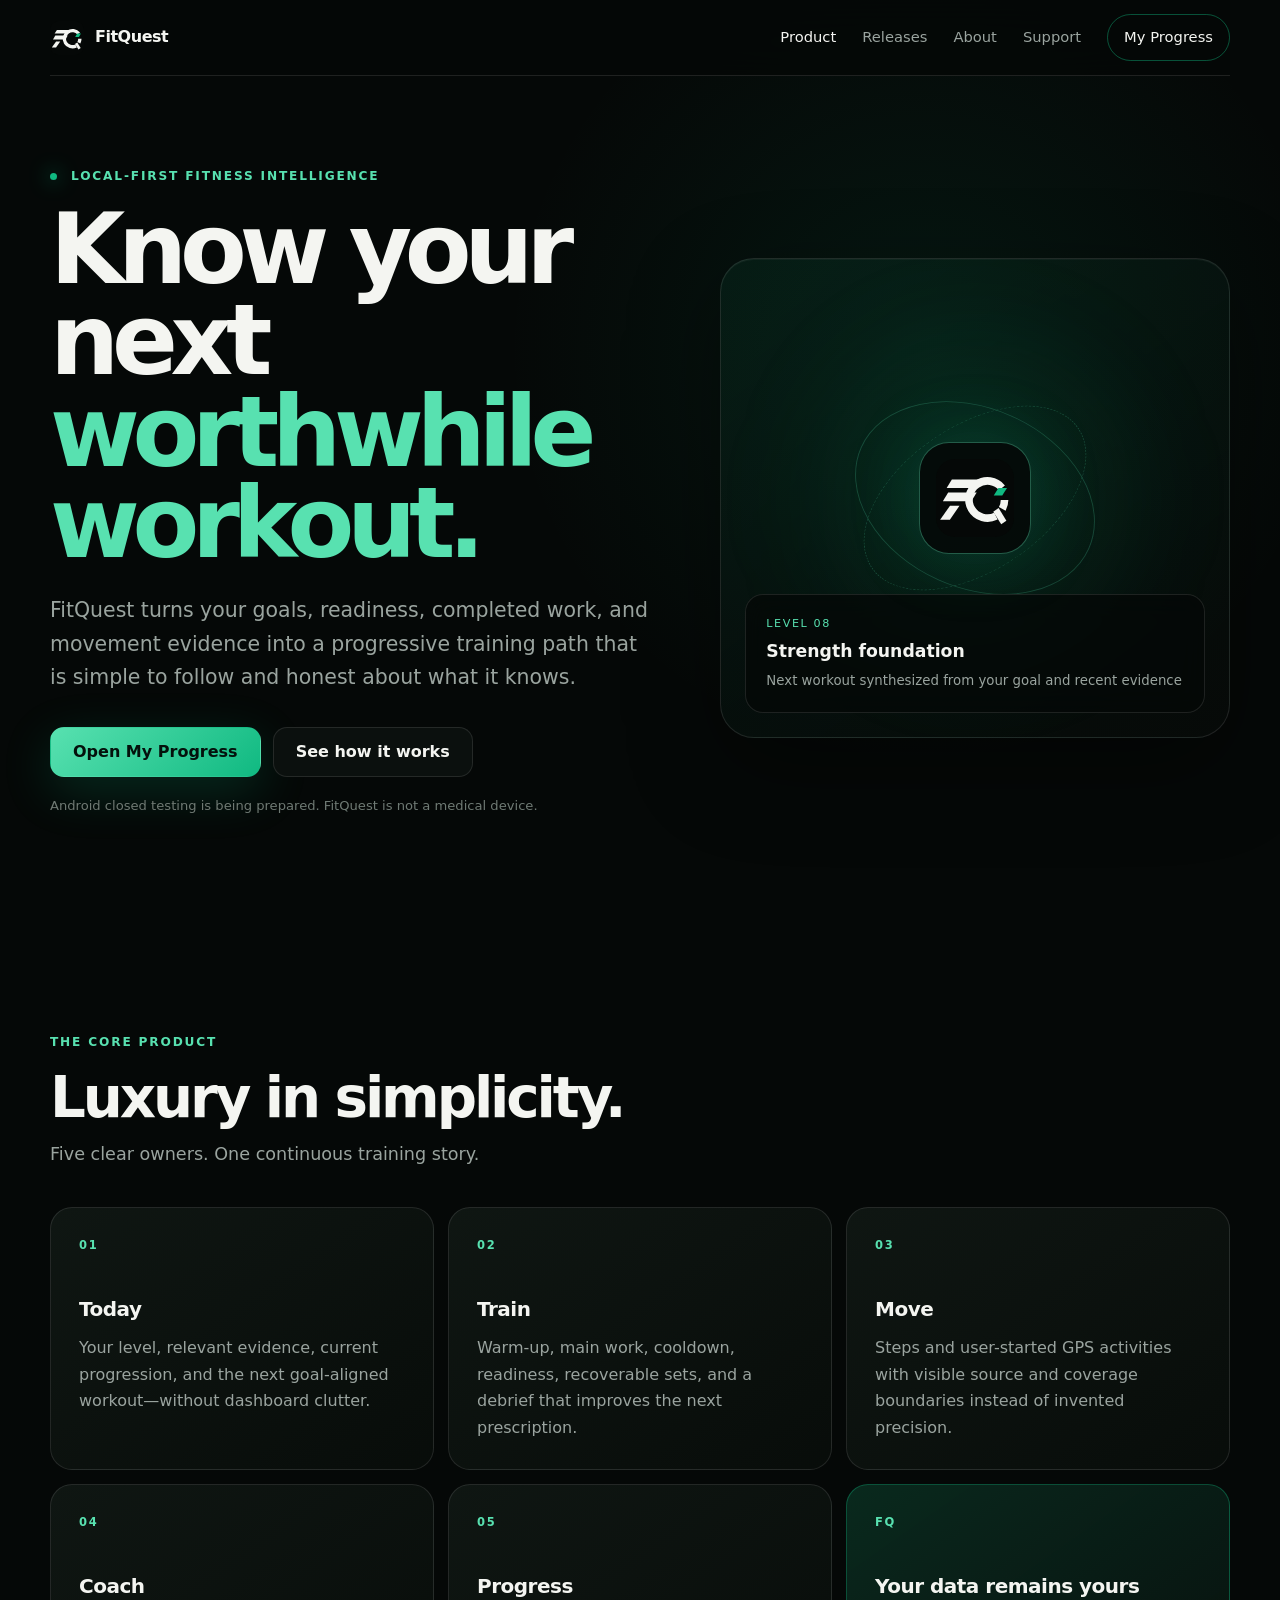
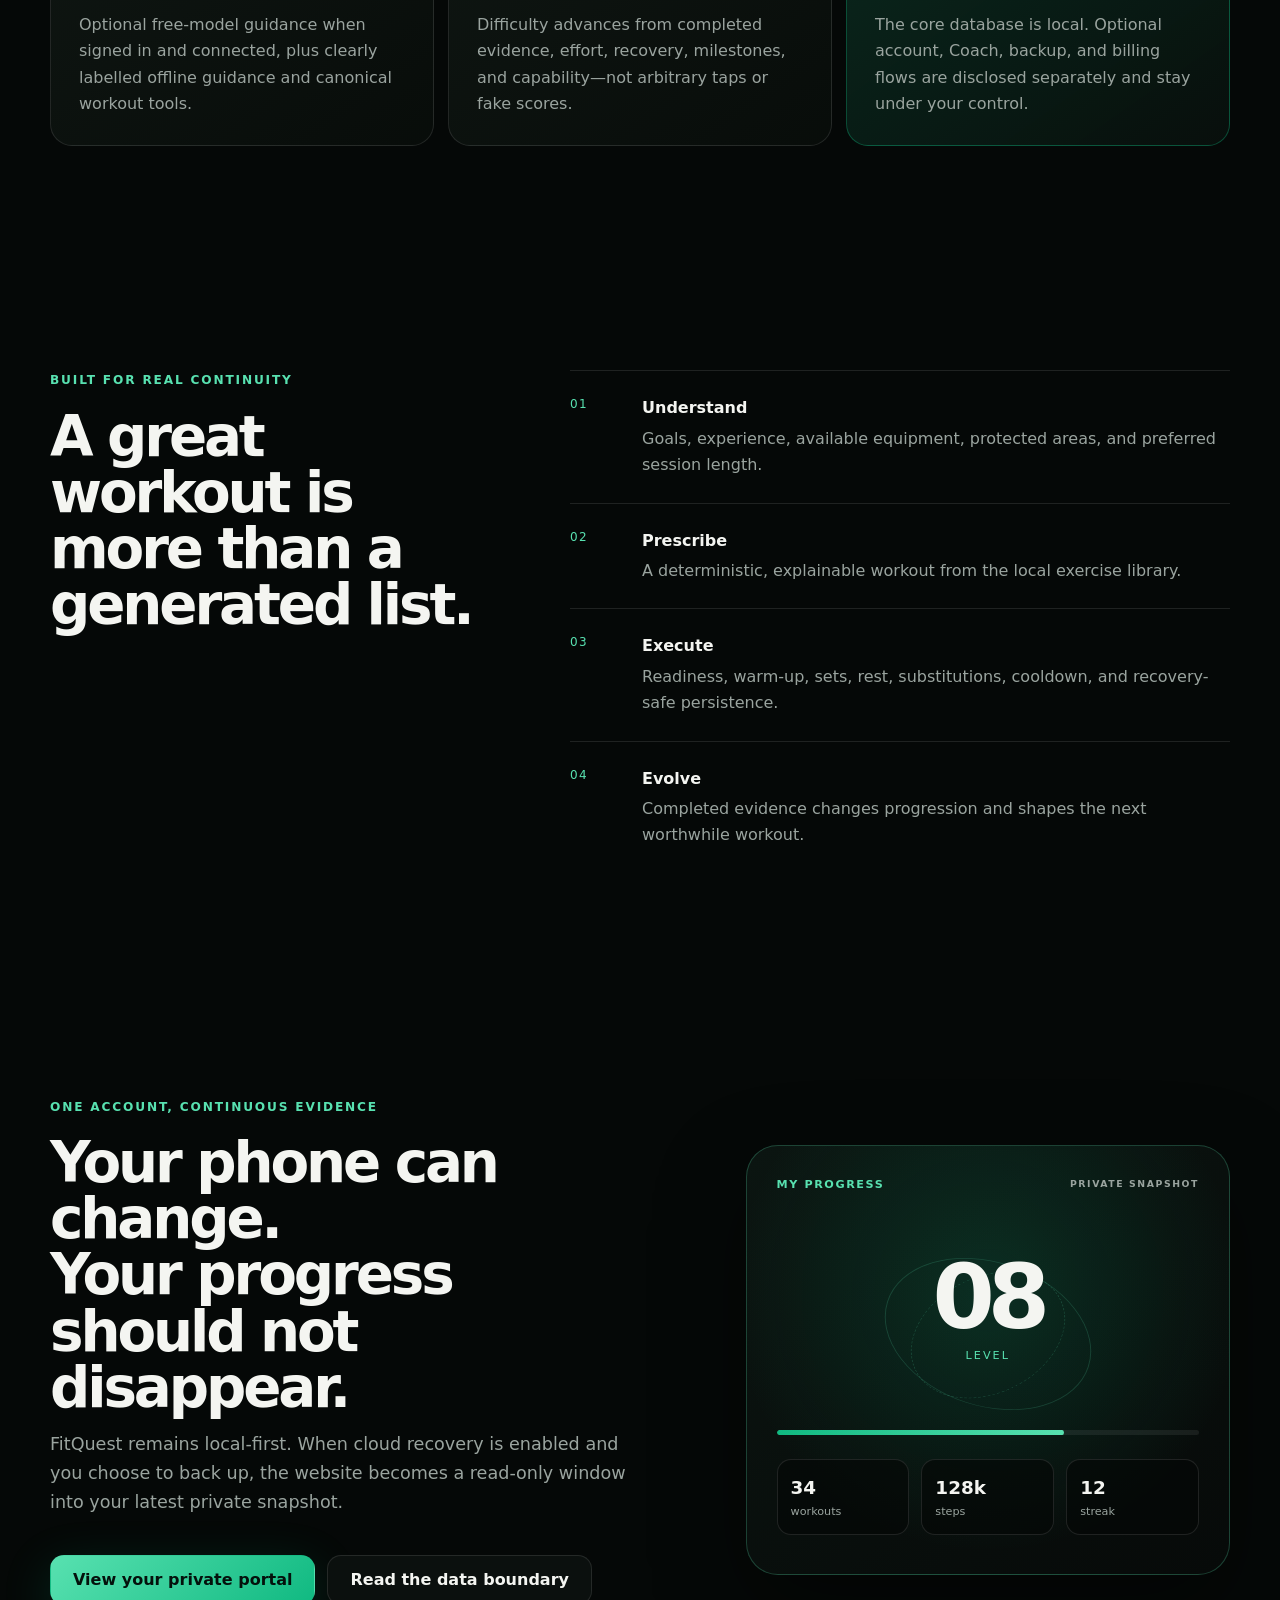
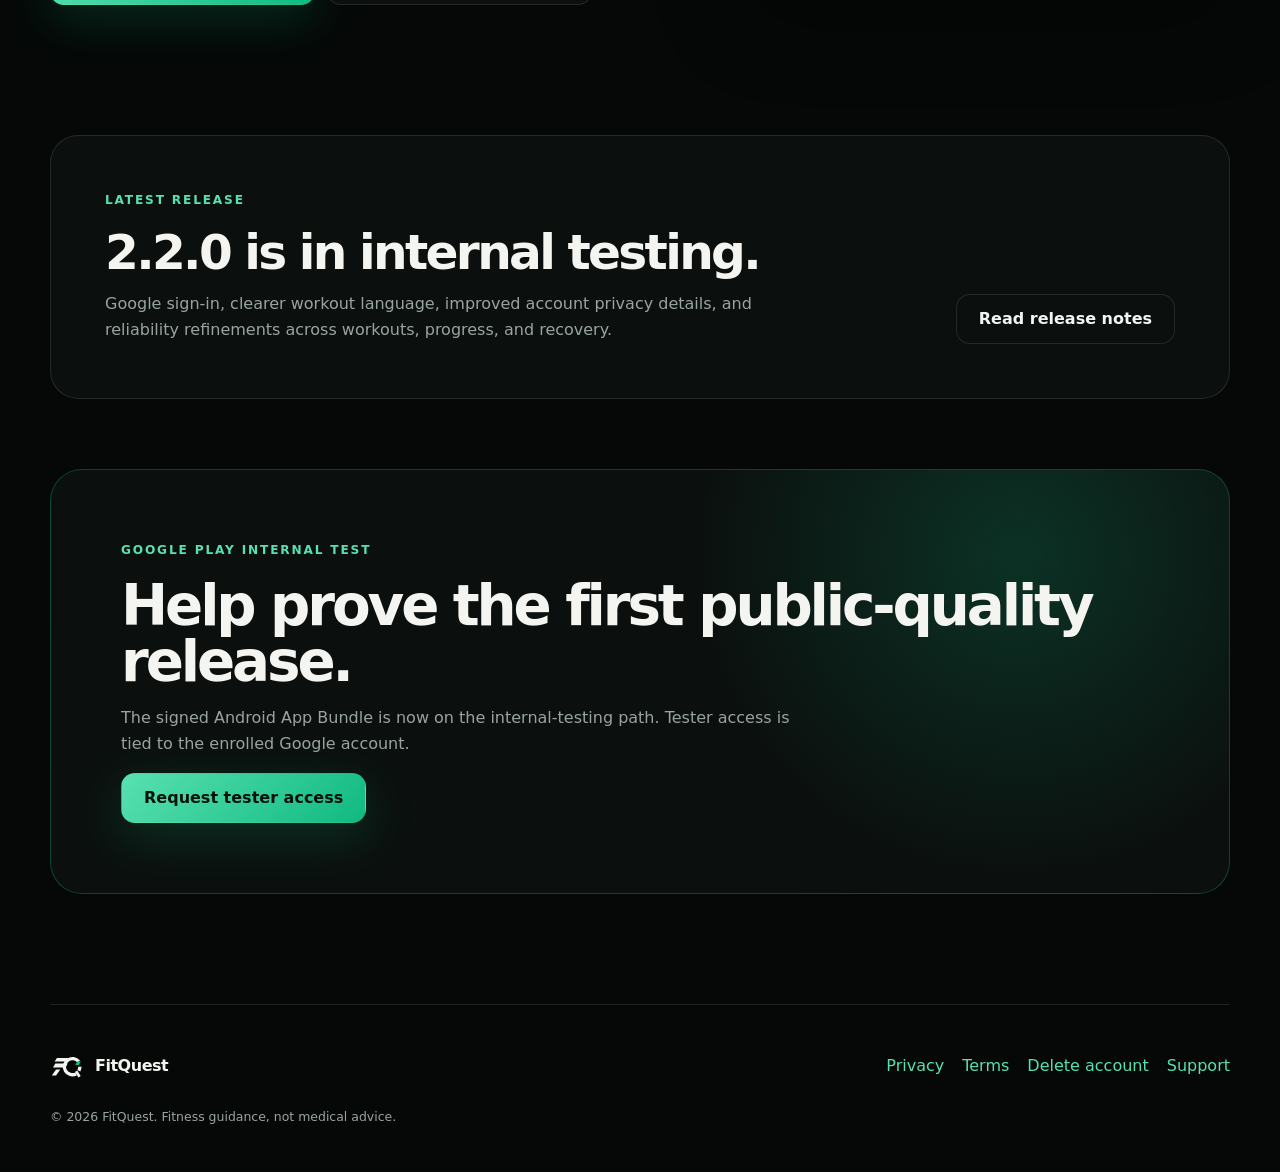
<file: index.html>
<!doctype html>
<html lang="en">
<head>
  <meta charset="utf-8">
  <meta name="viewport" content="width=device-width,initial-scale=1">
  <meta name="description" content="FitQuest is a local-first fitness engine that turns goals and training evidence into a clear next workout.">
  <meta name="theme-color" content="#050807">
  <meta property="og:title" content="FitQuest — Your next worthwhile workout">
  <meta property="og:description" content="Progressive workouts, honest movement evidence, and optional AI guidance in one premium fitness system.">
  <title>FitQuest — Your next worthwhile workout</title>
  <link rel="icon" href="brand-mark.svg" type="image/svg+xml">
  <link rel="stylesheet" href="css/release.css">
  <script src="js/site.js" defer></script>
</head>
<body>
  <header class="site-header">
    <a class="brand" href="index.html"><img src="brand-mark.svg" alt=""><span>FitQuest</span></a>
    <nav aria-label="Primary"></nav>
  </header>

  <main>
    <section class="hero">
      <div class="hero-copy">
        <p class="eyebrow"><span class="signal"></span> Local-first fitness intelligence</p>
        <h1>Know your next <span>worthwhile workout.</span></h1>
        <p class="lede">FitQuest turns your goals, readiness, completed work, and movement evidence into a progressive training path that is simple to follow and honest about what it knows.</p>
        <div class="actions">
          <a class="button primary" href="account.html">Open My Progress</a>
          <a class="button secondary" href="#system">See how it works</a>
        </div>
        <p class="fine">Android closed testing is being prepared. FitQuest is not a medical device.</p>
      </div>
      <div class="quest-visual" aria-label="FitQuest progression preview">
        <div class="orbit orbit-a"></div>
        <div class="orbit orbit-b"></div>
        <div class="quest-core"><img src="brand-mark.svg" alt="FitQuest mark"></div>
        <div class="quest-label"><span>LEVEL 08</span><strong>Strength foundation</strong><small>Next workout synthesized from your goal and recent evidence</small></div>
      </div>
    </section>

    <section class="section" id="system">
      <p class="eyebrow">The CORE Product</p>
      <h2>Luxury in simplicity.</h2>
      <p class="section-intro">Five clear owners. One continuous training story.</p>
      <div class="feature-grid">
        <article class="panel"><span class="index">01</span><h3>Today</h3><p>Your level, relevant evidence, current progression, and the next goal-aligned workout—without dashboard clutter.</p></article>
        <article class="panel"><span class="index">02</span><h3>Train</h3><p>Warm-up, main work, cooldown, readiness, recoverable sets, and a debrief that improves the next prescription.</p></article>
        <article class="panel"><span class="index">03</span><h3>Move</h3><p>Steps and user-started GPS activities with visible source and coverage boundaries instead of invented precision.</p></article>
        <article class="panel"><span class="index">04</span><h3>Coach</h3><p>Optional free-model guidance when signed in and connected, plus clearly labelled offline guidance and canonical workout tools.</p></article>
        <article class="panel"><span class="index">05</span><h3>Progress</h3><p>Difficulty advances from completed evidence, effort, recovery, milestones, and capability—not arbitrary taps or fake scores.</p></article>
        <article class="panel accent-panel"><span class="index">FQ</span><h3>Your data remains yours</h3><p>The core database is local. Optional account, Coach, backup, and billing flows are disclosed separately and stay under your control.</p></article>
      </div>
    </section>

    <section class="section split">
      <div>
        <p class="eyebrow">Built for real continuity</p>
        <h2>A great workout is more than a generated list.</h2>
      </div>
      <ol class="flow">
        <li><span>01</span><div><strong>Understand</strong><p>Goals, experience, available equipment, protected areas, and preferred session length.</p></div></li>
        <li><span>02</span><div><strong>Prescribe</strong><p>A deterministic, explainable workout from the local exercise library.</p></div></li>
        <li><span>03</span><div><strong>Execute</strong><p>Readiness, warm-up, sets, rest, substitutions, cooldown, and recovery-safe persistence.</p></div></li>
        <li><span>04</span><div><strong>Evolve</strong><p>Completed evidence changes progression and shapes the next worthwhile workout.</p></div></li>
      </ol>
    </section>

    <section class="section continuity">
      <div class="continuity-copy">
        <p class="eyebrow">One account, continuous evidence</p>
        <h2>Your phone can change.<br>Your progress should not disappear.</h2>
        <p class="section-intro">FitQuest remains local-first. When cloud recovery is enabled and you choose to back up, the website becomes a read-only window into your latest private snapshot.</p>
        <div class="actions">
          <a class="button primary" href="account.html">View your private portal</a>
          <a class="button secondary" href="privacy.html">Read the data boundary</a>
        </div>
      </div>
      <div class="portal-preview" aria-label="Private progress portal preview">
        <div class="preview-top"><span>MY PROGRESS</span><small>PRIVATE SNAPSHOT</small></div>
        <div class="preview-level"><strong>08</strong><span>LEVEL</span></div>
        <div class="preview-progress"><span style="transform:scaleX(.68)"></span></div>
        <div class="preview-stats"><span><strong>34</strong><small>workouts</small></span><span><strong>128k</strong><small>steps</small></span><span><strong>12</strong><small>streak</small></span></div>
      </div>
    </section>

    <section class="section release-strip">
      <div>
        <p class="eyebrow">Latest release</p>
        <h2>2.2.0 is in internal testing.</h2>
        <p>Google sign-in, clearer workout language, improved account privacy details, and reliability refinements across workouts, progress, and recovery.</p>
      </div>
      <a class="button secondary" href="releases.html">Read release notes</a>
    </section>

    <section class="cta" id="testing">
      <p class="eyebrow">Google Play internal test</p>
      <h2>Help prove the first public-quality release.</h2>
      <p>The signed Android App Bundle is now on the internal-testing path. Tester access is tied to the enrolled Google account.</p>
      <a class="button primary" href="mailto:fitquestsupp0rt@gmail.com?subject=FitQuest%20internal%20test">Request tester access</a>
    </section>
  </main>

  <footer>
    <a class="brand" href="index.html"><img src="brand-mark.svg" alt=""><span>FitQuest</span></a>
    <div><a href="privacy.html">Privacy</a><a href="terms.html">Terms</a><a href="delete-account.html">Delete account</a><a href="support.html">Support</a></div>
    <p>© <span data-current-year>2026</span> FitQuest. Fitness guidance, not medical advice.</p>
  </footer>
</body>
</html>
</file>
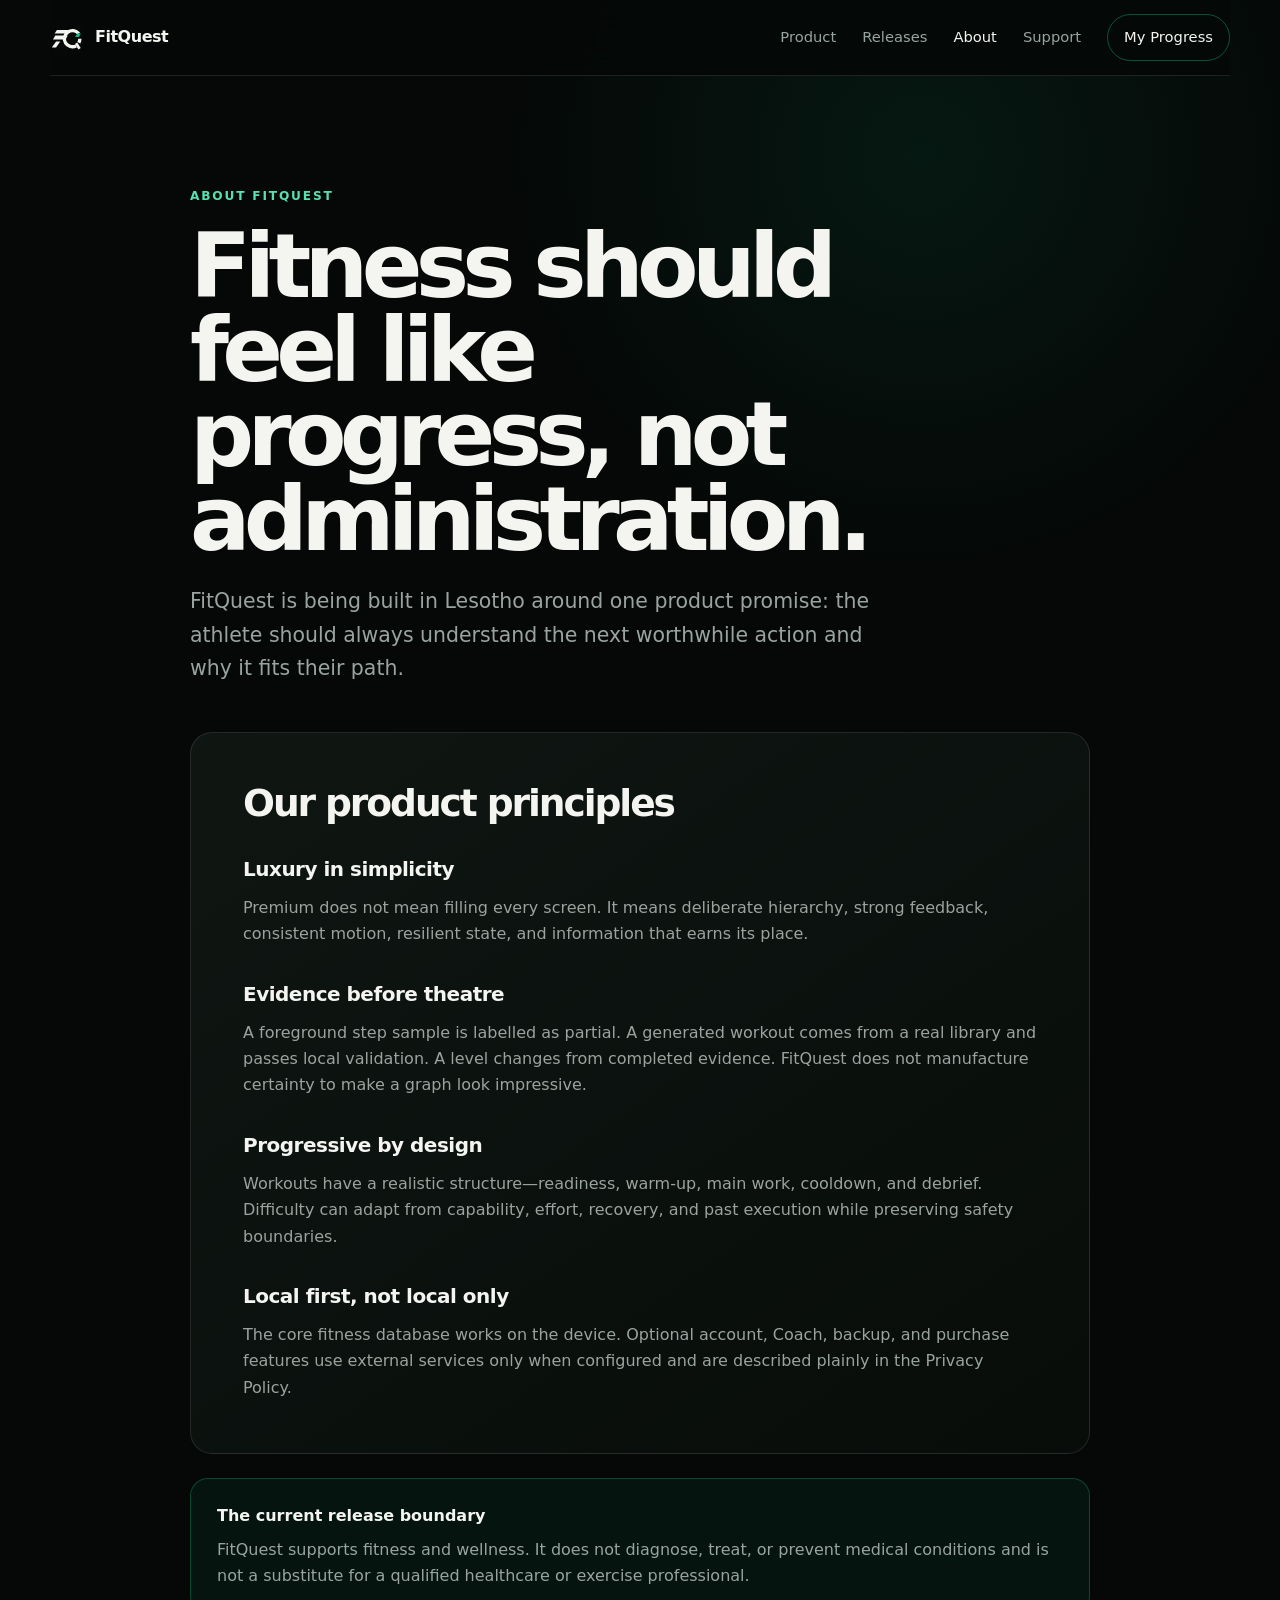
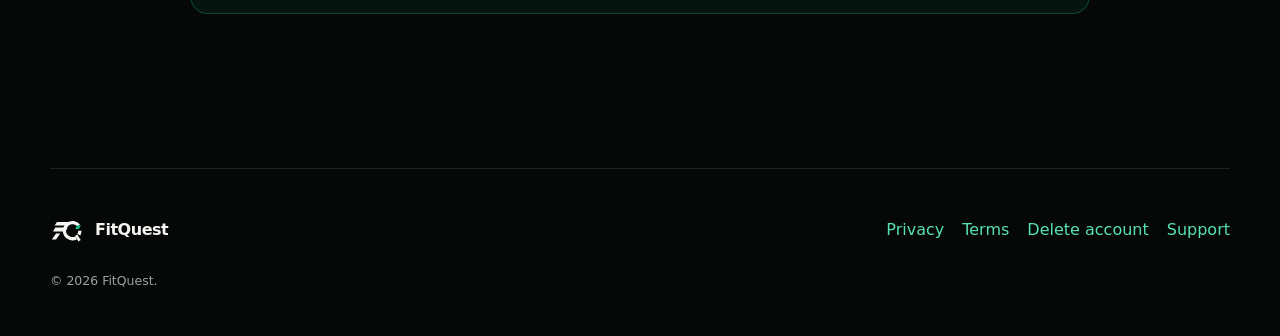
<file: about.html>
<!doctype html>
<html lang="en">
<head>
  <meta charset="utf-8">
  <meta name="viewport" content="width=device-width,initial-scale=1">
  <meta name="description" content="Why FitQuest is building a progressive, local-first fitness engine.">
  <meta name="theme-color" content="#050807">
  <title>About — FitQuest</title>
  <link rel="icon" href="brand-mark.svg" type="image/svg+xml">
  <link rel="stylesheet" href="css/release.css">
  <script src="js/site.js" defer></script>
</head>
<body>
  <header class="site-header">
    <a class="brand" href="index.html"><img src="brand-mark.svg" alt=""><span>FitQuest</span></a>
    <nav aria-label="Primary"><a href="index.html">Home</a><a aria-current="page" href="about.html">About</a><a href="support.html">Support</a></nav>
  </header>
  <main class="document">
    <p class="eyebrow">About FitQuest</p>
    <h1>Fitness should feel like progress, not administration.</h1>
    <p class="document-lede">FitQuest is being built in Lesotho around one product promise: the athlete should always understand the next worthwhile action and why it fits their path.</p>

    <section class="panel prose">
      <h2>Our product principles</h2>
      <h3>Luxury in simplicity</h3>
      <p>Premium does not mean filling every screen. It means deliberate hierarchy, strong feedback, consistent motion, resilient state, and information that earns its place.</p>
      <h3>Evidence before theatre</h3>
      <p>A foreground step sample is labelled as partial. A generated workout comes from a real library and passes local validation. A level changes from completed evidence. FitQuest does not manufacture certainty to make a graph look impressive.</p>
      <h3>Progressive by design</h3>
      <p>Workouts have a realistic structure—readiness, warm-up, main work, cooldown, and debrief. Difficulty can adapt from capability, effort, recovery, and past execution while preserving safety boundaries.</p>
      <h3>Local first, not local only</h3>
      <p>The core fitness database works on the device. Optional account, Coach, backup, and purchase features use external services only when configured and are described plainly in the Privacy Policy.</p>
    </section>

    <section class="callout">
      <strong>The current release boundary</strong>
      <p>FitQuest supports fitness and wellness. It does not diagnose, treat, or prevent medical conditions and is not a substitute for a qualified healthcare or exercise professional.</p>
    </section>
  </main>
  <footer>
    <a class="brand" href="index.html"><img src="brand-mark.svg" alt=""><span>FitQuest</span></a>
    <div><a href="privacy.html">Privacy</a><a href="terms.html">Terms</a><a href="delete-account.html">Delete account</a><a href="support.html">Support</a></div>
    <p>© 2026 FitQuest.</p>
  </footer>
</body>
</html>
</file>
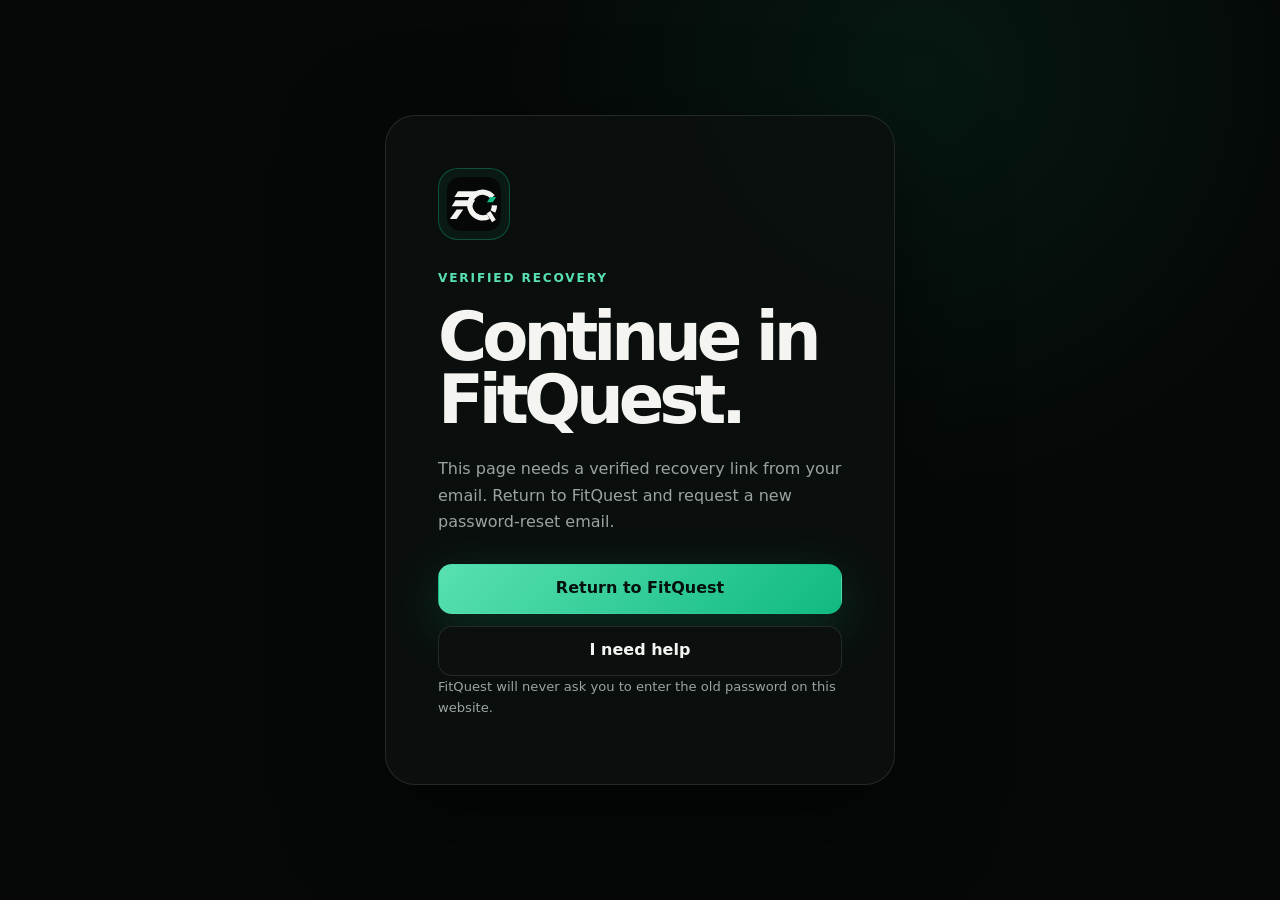
<file: auth-reset.html>
<!doctype html>
<html lang="en">
<head>
  <meta charset="utf-8">
  <meta name="viewport" content="width=device-width,initial-scale=1">
  <meta name="description" content="Continue a verified FitQuest password reset in the Android app.">
  <meta name="theme-color" content="#050807">
  <title>Reset your password — FitQuest</title>
  <link rel="icon" href="brand-mark.svg" type="image/svg+xml">
  <link rel="stylesheet" href="css/release.css">
  <script src="js/site.js" defer></script>
</head>
<body>
  <main class="recovery-shell">
    <section class="recovery-card">
      <div class="recovery-mark"><img src="brand-mark.svg" alt="FitQuest"></div>
      <p class="eyebrow">Verified recovery</p>
      <h1>Continue in FitQuest.</h1>
      <p id="recovery-message">Your recovery link is ready. Open FitQuest on this Android device to choose a new password.</p>
      <button class="button primary full" id="open-app" type="button">Open FitQuest</button>
      <a class="button secondary full" href="support.html">I need help</a>
      <p class="fine">FitQuest will never ask you to enter the old password on this website.</p>
    </section>
  </main>
  <script>
    (function () {
      var button = document.getElementById('open-app');
      var message = document.getElementById('recovery-message');
      var params = new URLSearchParams(window.location.search);
      var hash = window.location.hash || '';
      var hasCredential = hash.indexOf('access_token=') !== -1 || params.has('code') || params.has('token_hash');
      var hasError = params.has('error') || hash.indexOf('error=') !== -1;
      var appUrl = 'fitquest://update-password' + window.location.search + hash;

      if (hasError) {
        message.textContent = 'This recovery link is invalid or expired. Return to FitQuest, request a new password-reset email, and use only the newest link.';
        button.textContent = 'Return to FitQuest';
        appUrl = 'fitquest://login';
      } else if (!hasCredential) {
        message.textContent = 'This page needs a verified recovery link from your email. Return to FitQuest and request a new password-reset email.';
        button.textContent = 'Return to FitQuest';
        appUrl = 'fitquest://login';
      }

      button.addEventListener('click', function () {
        window.location.assign(appUrl);
      });
    }());
  </script>
</body>
</html>
</file>
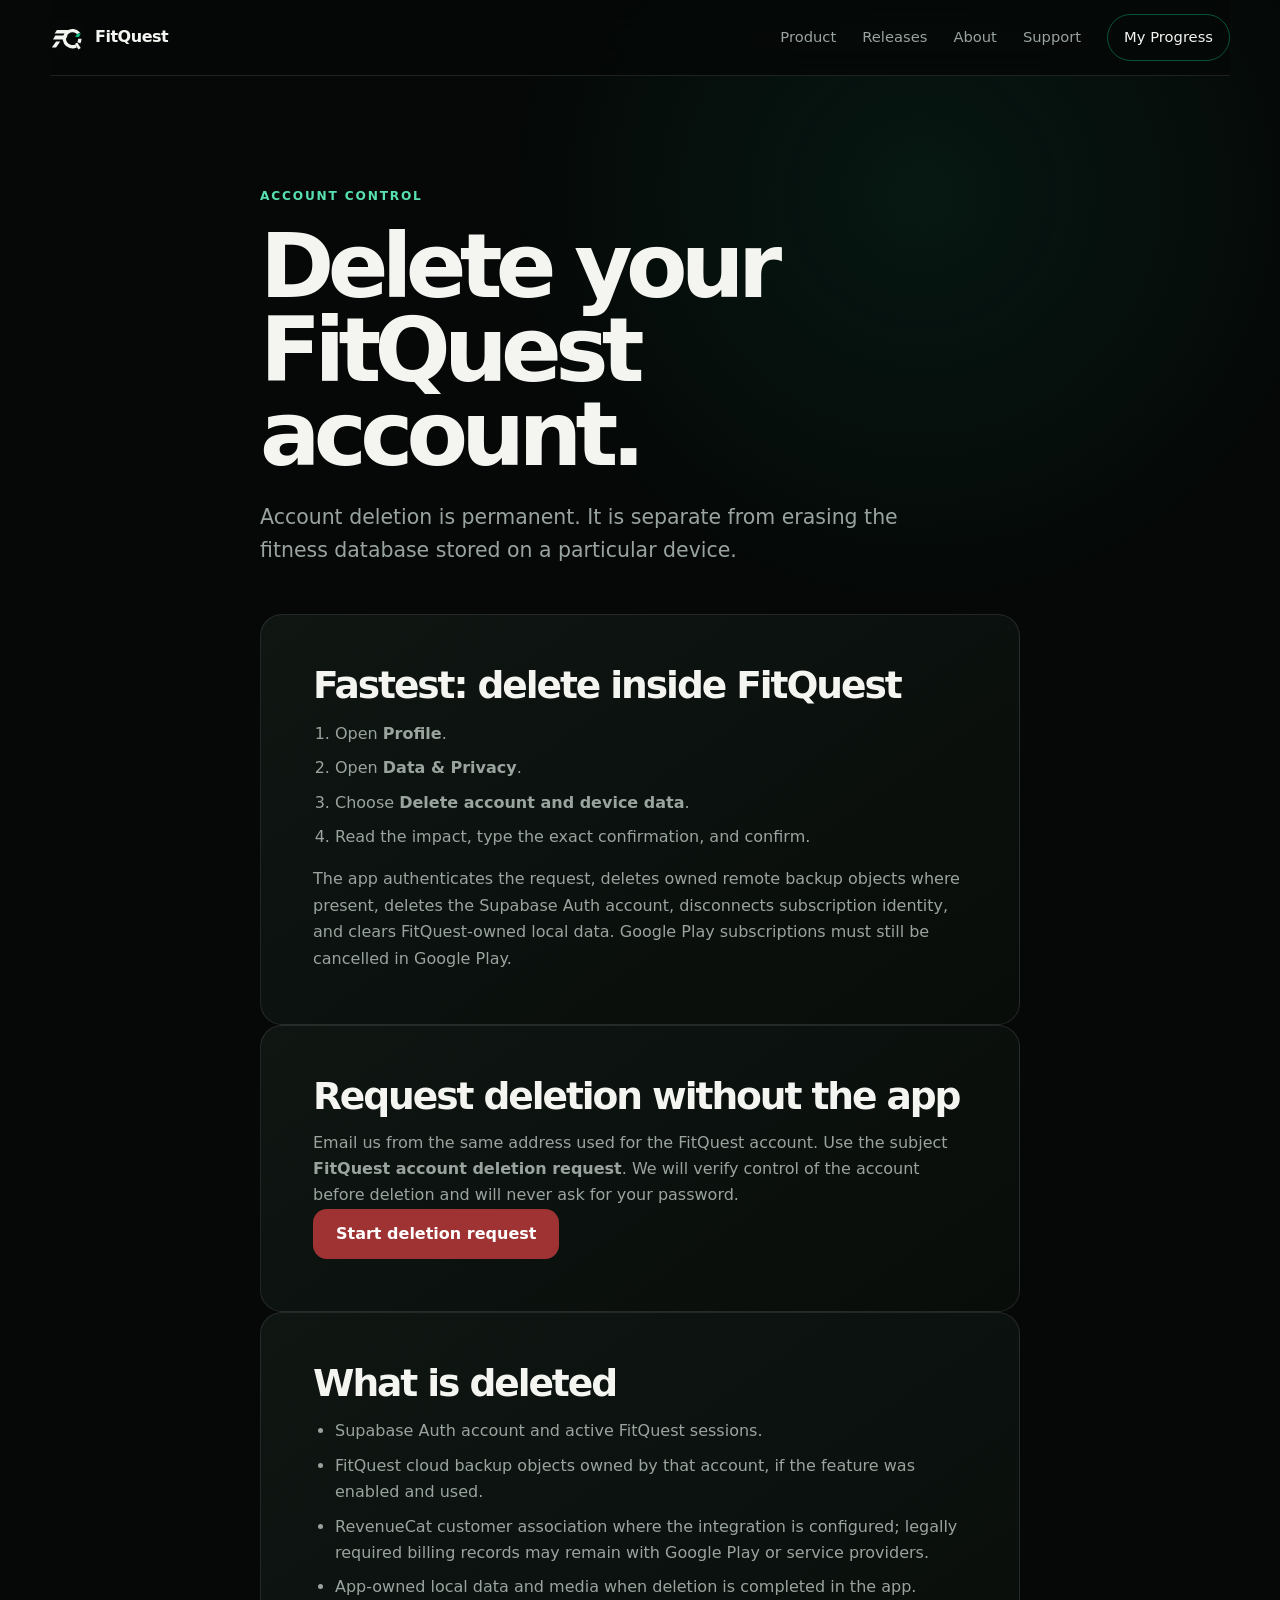
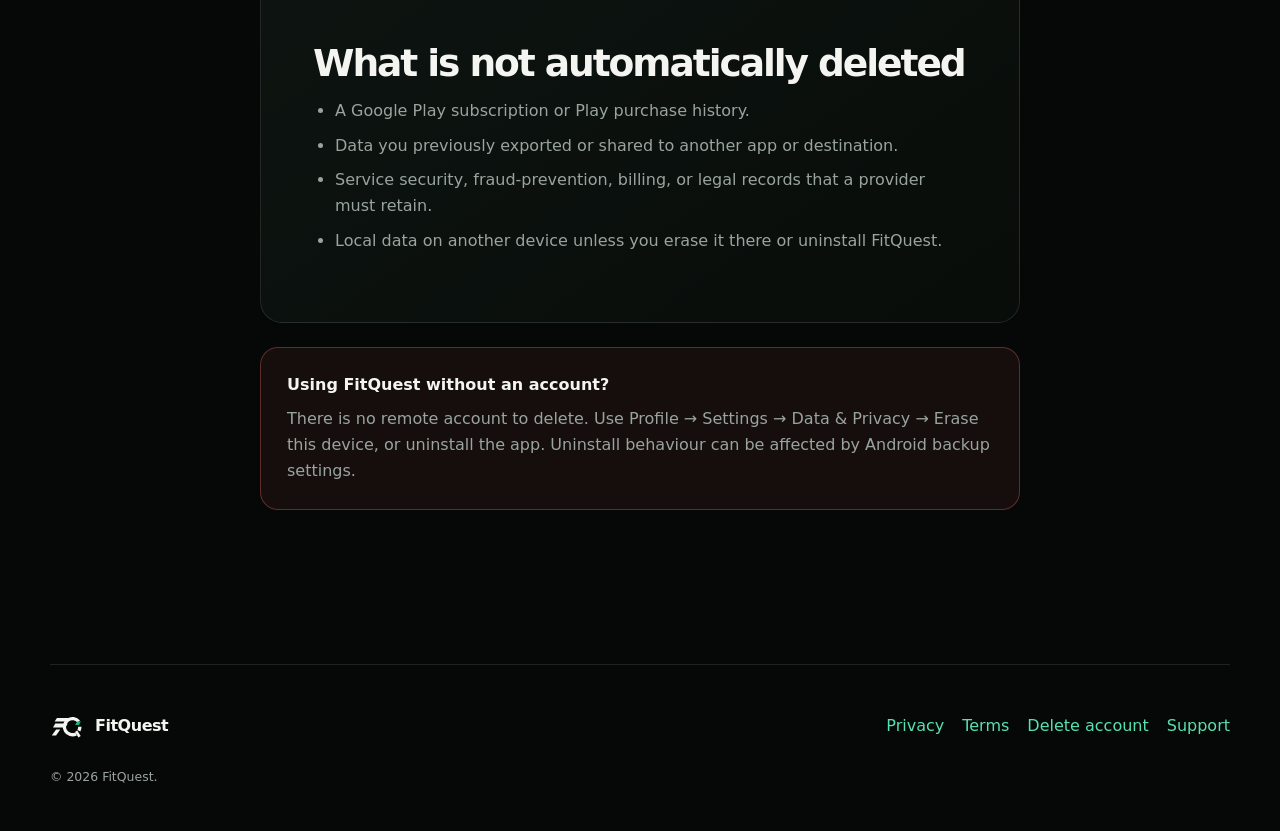
<file: delete-account.html>
<!doctype html>
<html lang="en">
<head>
  <meta charset="utf-8">
  <meta name="viewport" content="width=device-width,initial-scale=1">
  <meta name="description" content="Request deletion of a FitQuest account and understand what is removed.">
  <meta name="theme-color" content="#050807">
  <title>Delete your account — FitQuest</title>
  <link rel="icon" href="brand-mark.svg" type="image/svg+xml">
  <link rel="stylesheet" href="css/release.css">
  <script src="js/site.js" defer></script>
</head>
<body>
  <header class="site-header">
    <a class="brand" href="index.html"><img src="brand-mark.svg" alt=""><span>FitQuest</span></a>
    <nav aria-label="Primary"><a href="index.html">Home</a><a href="support.html">Support</a><a aria-current="page" href="delete-account.html">Delete account</a></nav>
  </header>
  <main class="document narrow">
    <p class="eyebrow">Account control</p>
    <h1>Delete your FitQuest account.</h1>
    <p class="document-lede">Account deletion is permanent. It is separate from erasing the fitness database stored on a particular device.</p>

    <section class="panel prose">
      <h2>Fastest: delete inside FitQuest</h2>
      <ol>
        <li>Open <strong>Profile</strong>.</li>
        <li>Open <strong>Data &amp; Privacy</strong>.</li>
        <li>Choose <strong>Delete account and device data</strong>.</li>
        <li>Read the impact, type the exact confirmation, and confirm.</li>
      </ol>
      <p>The app authenticates the request, deletes owned remote backup objects where present, deletes the Supabase Auth account, disconnects subscription identity, and clears FitQuest-owned local data. Google Play subscriptions must still be cancelled in Google Play.</p>
    </section>

    <section class="panel prose">
      <h2>Request deletion without the app</h2>
      <p>Email us from the same address used for the FitQuest account. Use the subject <strong>FitQuest account deletion request</strong>. We will verify control of the account before deletion and will never ask for your password.</p>
      <a class="button danger" href="mailto:fitquestsupp0rt@gmail.com?subject=FitQuest%20account%20deletion%20request&body=FitQuest%20account%20email%3A%20%0A%0AI%20request%20permanent%20deletion%20of%20this%20FitQuest%20account.%20I%20understand%20that%20Google%20Play%20subscriptions%20must%20be%20cancelled%20separately.">Start deletion request</a>
    </section>

    <section class="panel prose">
      <h2>What is deleted</h2>
      <ul>
        <li>Supabase Auth account and active FitQuest sessions.</li>
        <li>FitQuest cloud backup objects owned by that account, if the feature was enabled and used.</li>
        <li>RevenueCat customer association where the integration is configured; legally required billing records may remain with Google Play or service providers.</li>
        <li>App-owned local data and media when deletion is completed in the app.</li>
      </ul>
      <h2>What is not automatically deleted</h2>
      <ul>
        <li>A Google Play subscription or Play purchase history.</li>
        <li>Data you previously exported or shared to another app or destination.</li>
        <li>Service security, fraud-prevention, billing, or legal records that a provider must retain.</li>
        <li>Local data on another device unless you erase it there or uninstall FitQuest.</li>
      </ul>
    </section>

    <section class="callout warning">
      <strong>Using FitQuest without an account?</strong>
      <p>There is no remote account to delete. Use Profile → Settings → Data &amp; Privacy → Erase this device, or uninstall the app. Uninstall behaviour can be affected by Android backup settings.</p>
    </section>
  </main>
  <footer>
    <a class="brand" href="index.html"><img src="brand-mark.svg" alt=""><span>FitQuest</span></a>
    <div><a href="privacy.html">Privacy</a><a href="terms.html">Terms</a><a href="delete-account.html">Delete account</a><a href="support.html">Support</a></div>
    <p>© 2026 FitQuest.</p>
  </footer>
</body>
</html>
</file>
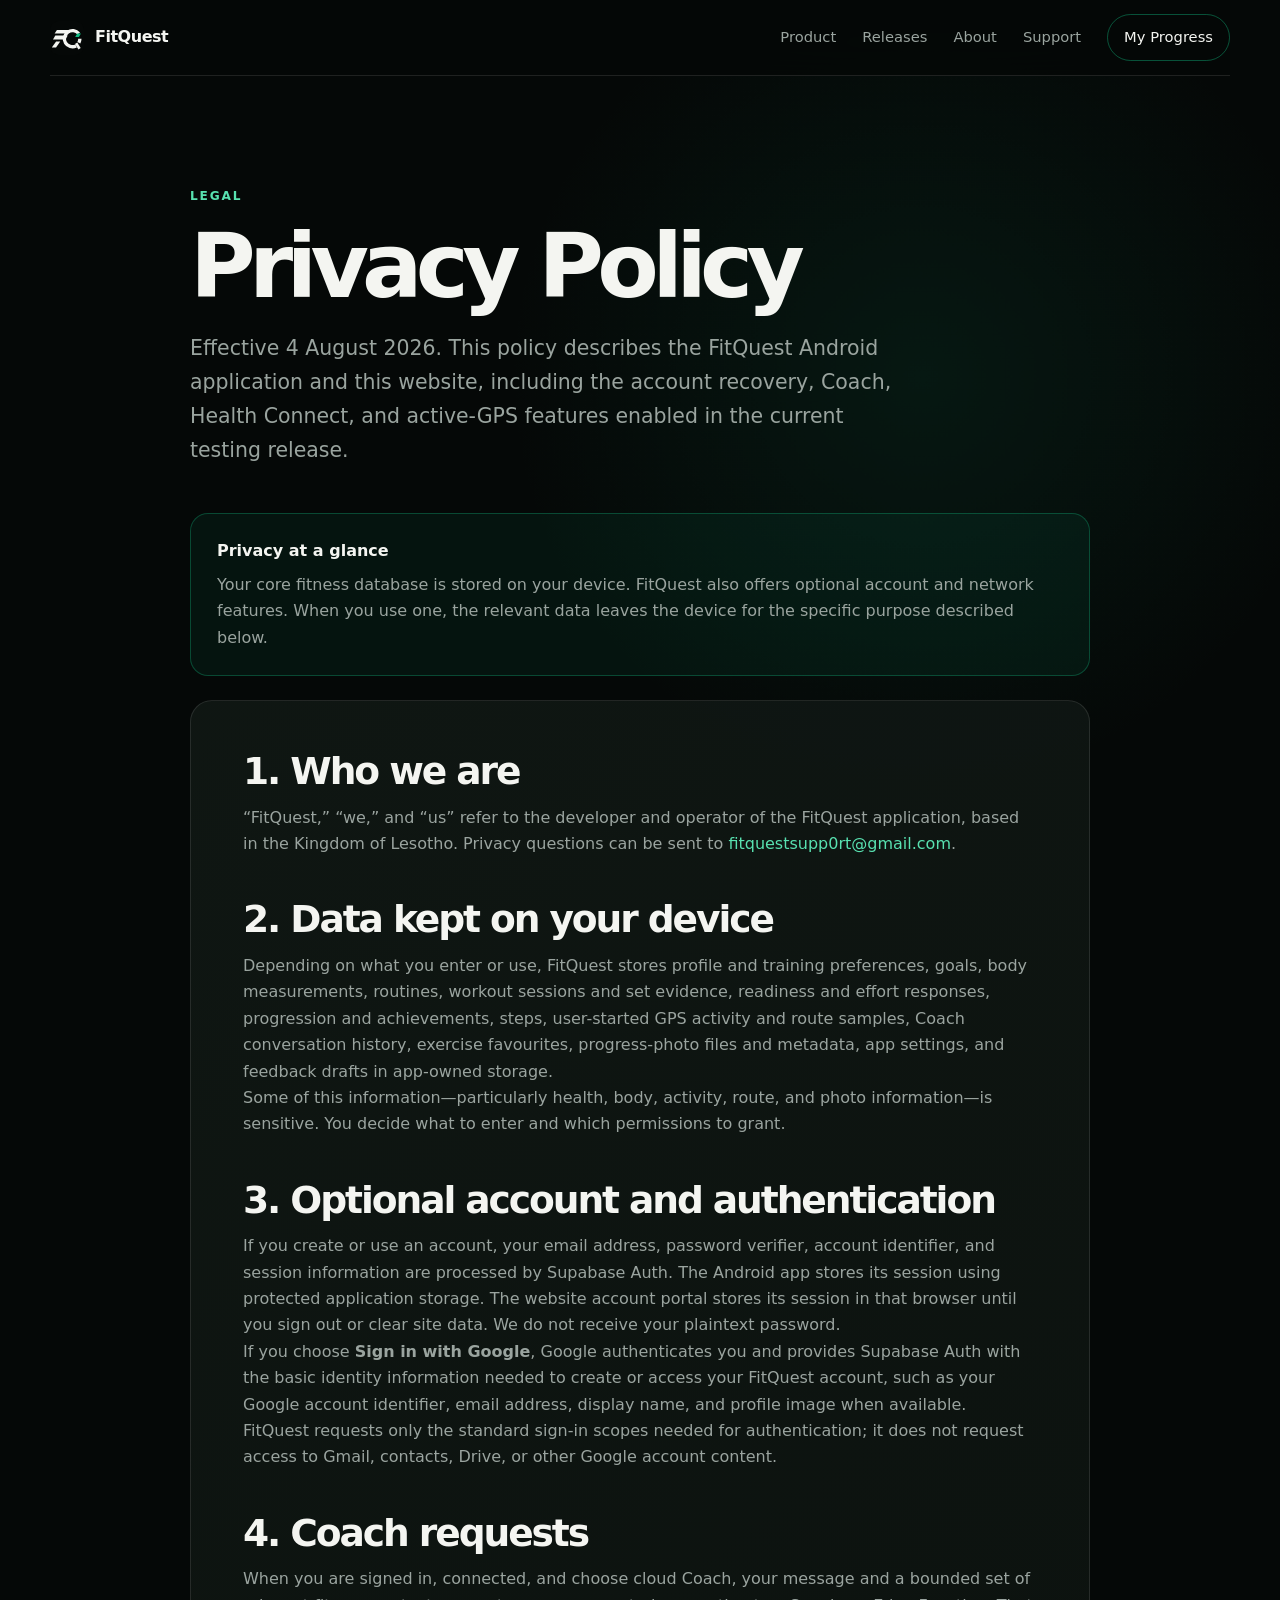
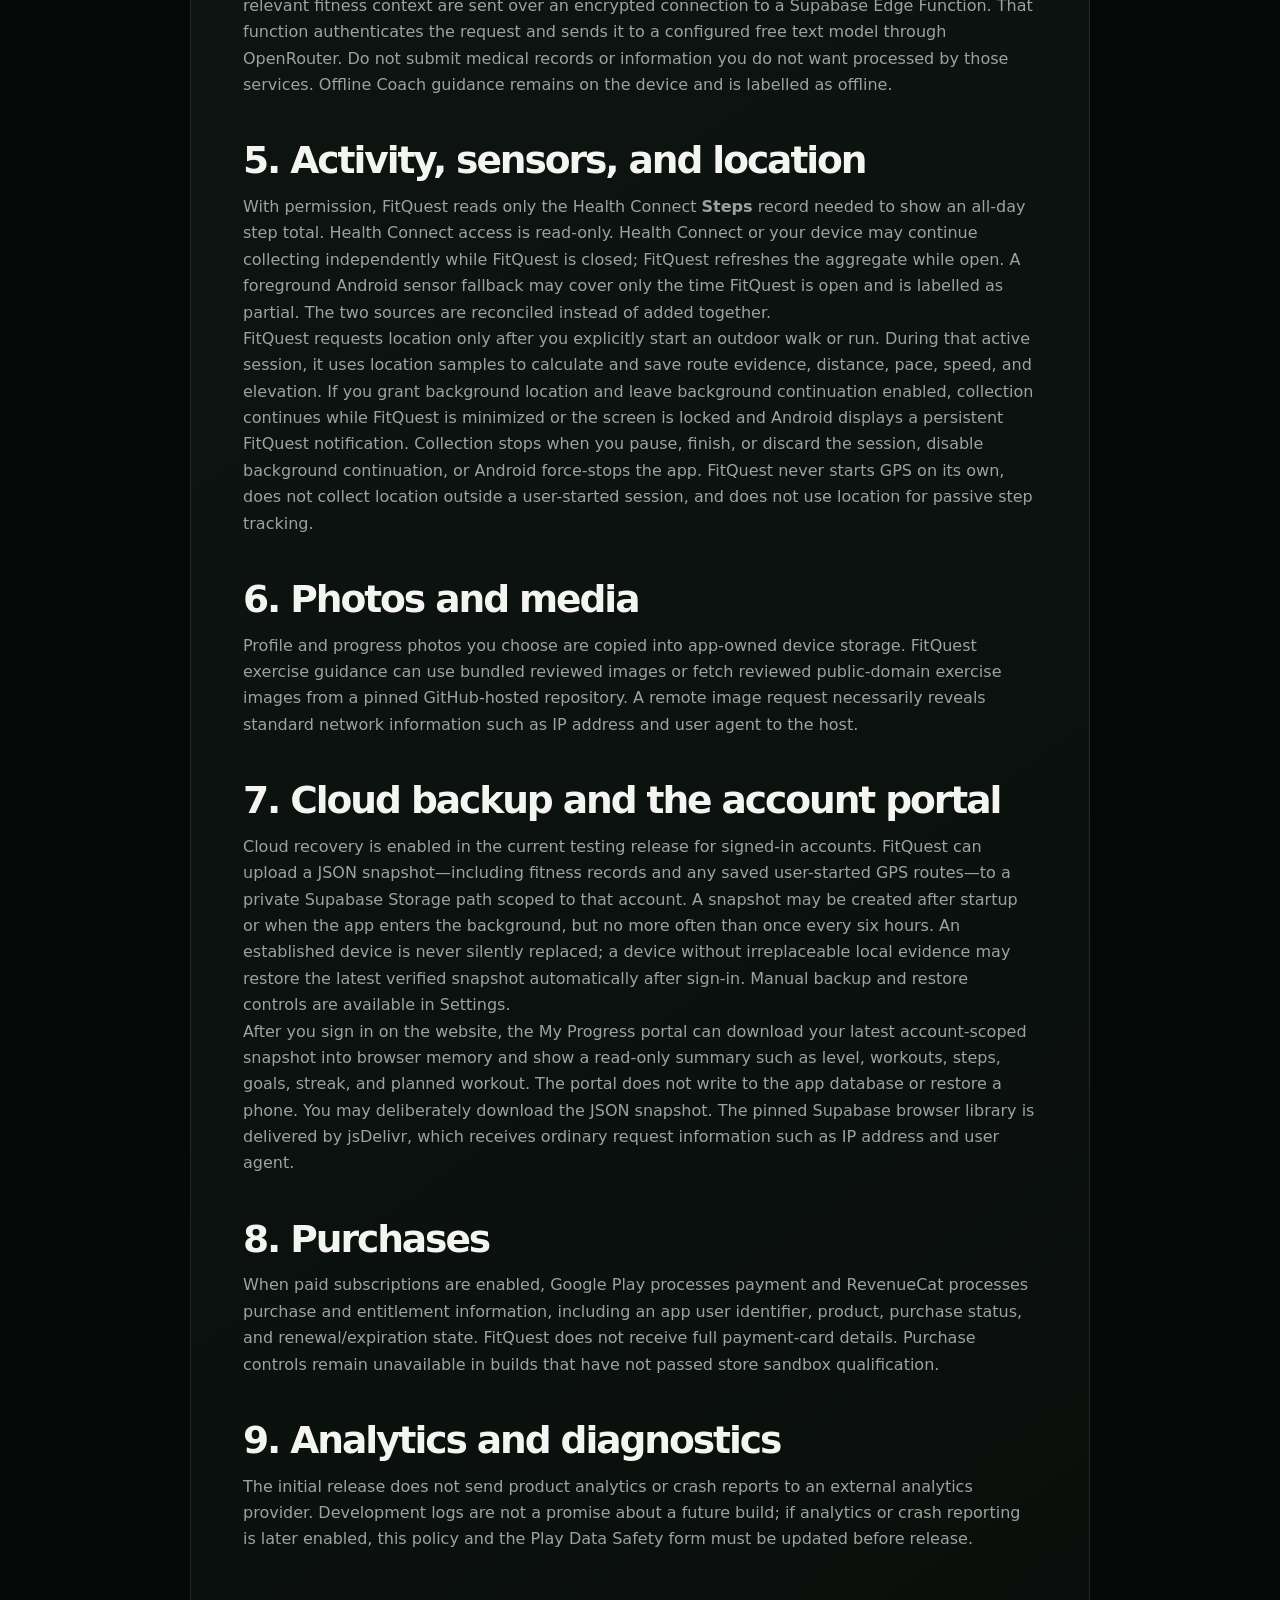
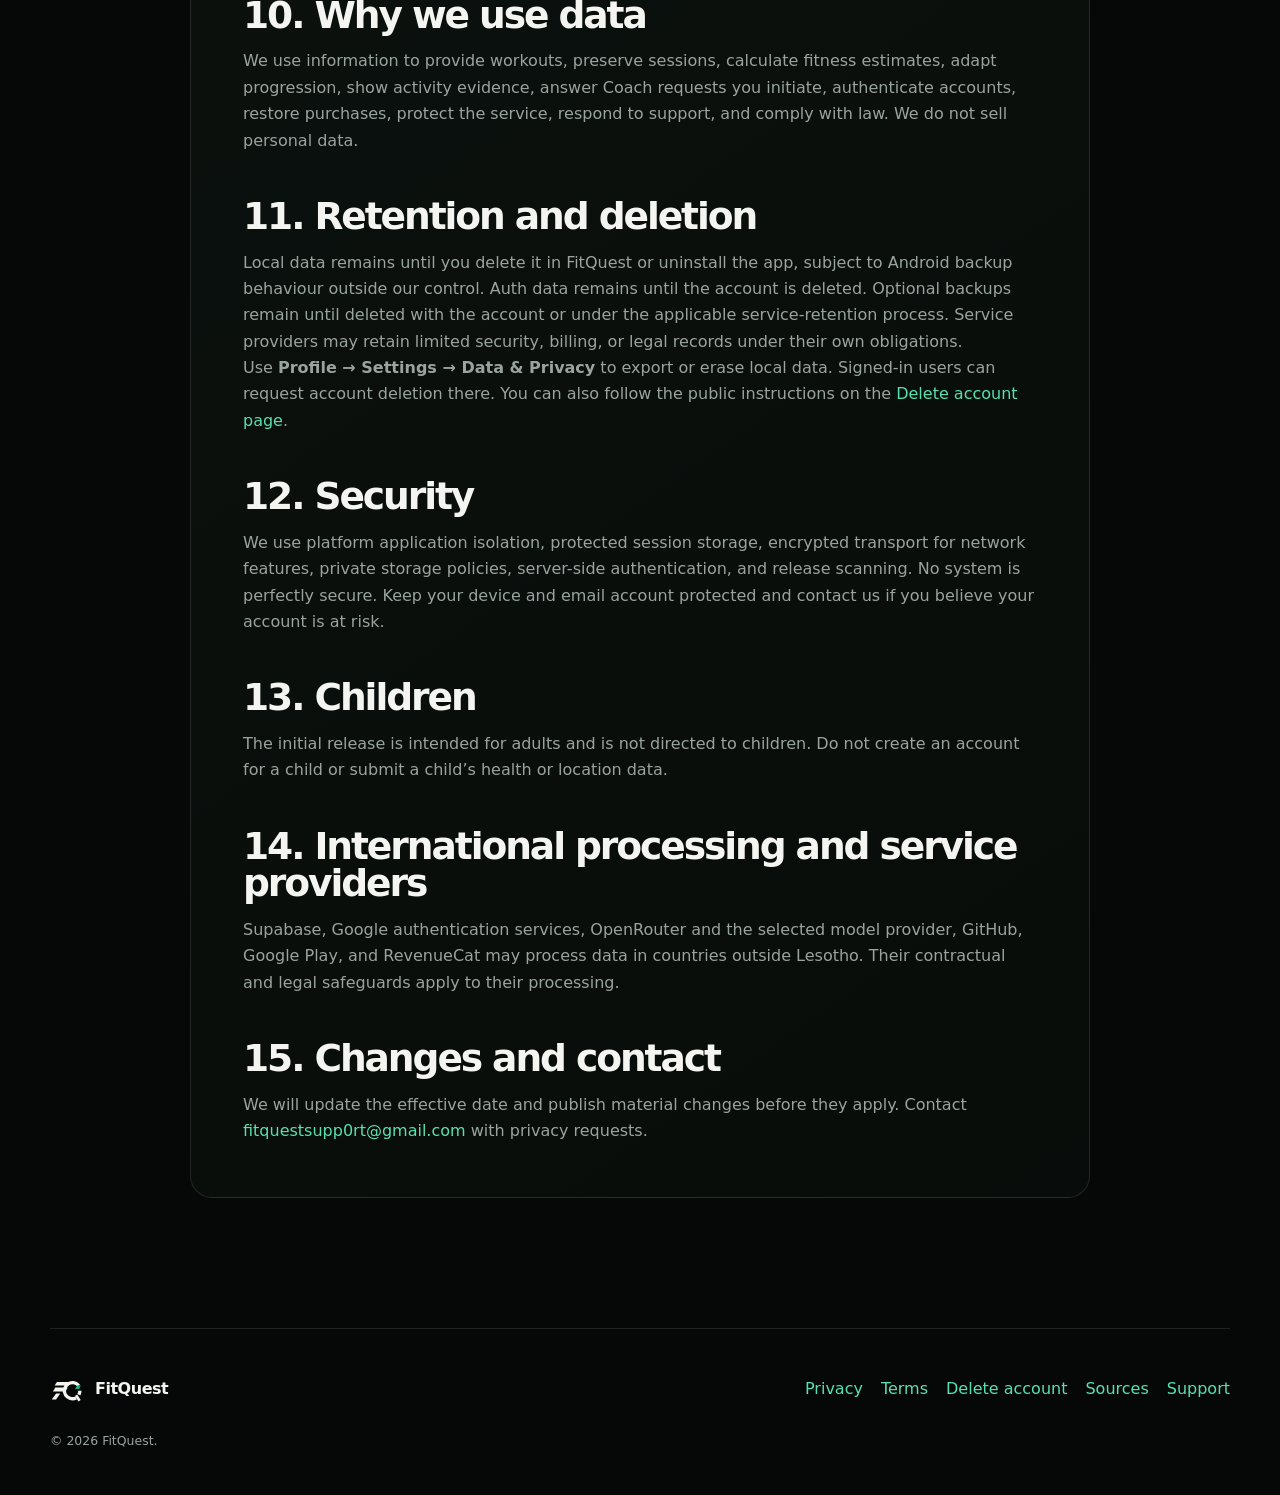
<file: privacy.html>
<!doctype html>
<html lang="en">
<head>
  <meta charset="utf-8">
  <meta name="viewport" content="width=device-width,initial-scale=1">
  <meta name="description" content="FitQuest Privacy Policy: local fitness data, optional account, Coach, activity, backup, purchase, retention, and deletion practices.">
  <meta name="theme-color" content="#050807">
  <title>Privacy Policy — FitQuest</title>
  <link rel="icon" href="brand-mark.svg" type="image/svg+xml">
  <link rel="stylesheet" href="css/release.css">
  <script src="js/site.js" defer></script>
</head>
<body>
  <header class="site-header">
    <a class="brand" href="index.html"><img src="brand-mark.svg" alt=""><span>FitQuest</span></a>
    <nav aria-label="Primary"><a href="index.html">Home</a><a href="support.html">Support</a><a aria-current="page" href="privacy.html">Privacy</a></nav>
  </header>
  <main class="document">
    <p class="eyebrow">Legal</p>
    <h1>Privacy Policy</h1>
    <p class="document-lede">Effective 4 August 2026. This policy describes the FitQuest Android application and this website, including the account recovery, Coach, Health Connect, and active-GPS features enabled in the current testing release.</p>

    <section class="callout">
      <strong>Privacy at a glance</strong>
      <p>Your core fitness database is stored on your device. FitQuest also offers optional account and network features. When you use one, the relevant data leaves the device for the specific purpose described below.</p>
    </section>

    <section class="panel prose">
      <h2>1. Who we are</h2>
      <p>“FitQuest,” “we,” and “us” refer to the developer and operator of the FitQuest application, based in the Kingdom of Lesotho. Privacy questions can be sent to <a href="mailto:fitquestsupp0rt@gmail.com">fitquestsupp0rt@gmail.com</a>.</p>

      <h2>2. Data kept on your device</h2>
      <p>Depending on what you enter or use, FitQuest stores profile and training preferences, goals, body measurements, routines, workout sessions and set evidence, readiness and effort responses, progression and achievements, steps, user-started GPS activity and route samples, Coach conversation history, exercise favourites, progress-photo files and metadata, app settings, and feedback drafts in app-owned storage.</p>
      <p>Some of this information—particularly health, body, activity, route, and photo information—is sensitive. You decide what to enter and which permissions to grant.</p>

      <h2>3. Optional account and authentication</h2>
      <p>If you create or use an account, your email address, password verifier, account identifier, and session information are processed by Supabase Auth. The Android app stores its session using protected application storage. The website account portal stores its session in that browser until you sign out or clear site data. We do not receive your plaintext password.</p>
      <p>If you choose <strong>Sign in with Google</strong>, Google authenticates you and provides Supabase Auth with the basic identity information needed to create or access your FitQuest account, such as your Google account identifier, email address, display name, and profile image when available. FitQuest requests only the standard sign-in scopes needed for authentication; it does not request access to Gmail, contacts, Drive, or other Google account content.</p>

      <h2>4. Coach requests</h2>
      <p>When you are signed in, connected, and choose cloud Coach, your message and a bounded set of relevant fitness context are sent over an encrypted connection to a Supabase Edge Function. That function authenticates the request and sends it to a configured free text model through OpenRouter. Do not submit medical records or information you do not want processed by those services. Offline Coach guidance remains on the device and is labelled as offline.</p>

      <h2>5. Activity, sensors, and location</h2>
      <p>With permission, FitQuest reads only the Health Connect <strong>Steps</strong> record needed to show an all-day step total. Health Connect access is read-only. Health Connect or your device may continue collecting independently while FitQuest is closed; FitQuest refreshes the aggregate while open. A foreground Android sensor fallback may cover only the time FitQuest is open and is labelled as partial. The two sources are reconciled instead of added together.</p>
      <p>FitQuest requests location only after you explicitly start an outdoor walk or run. During that active session, it uses location samples to calculate and save route evidence, distance, pace, speed, and elevation. If you grant background location and leave background continuation enabled, collection continues while FitQuest is minimized or the screen is locked and Android displays a persistent FitQuest notification. Collection stops when you pause, finish, or discard the session, disable background continuation, or Android force-stops the app. FitQuest never starts GPS on its own, does not collect location outside a user-started session, and does not use location for passive step tracking.</p>

      <h2>6. Photos and media</h2>
      <p>Profile and progress photos you choose are copied into app-owned device storage. FitQuest exercise guidance can use bundled reviewed images or fetch reviewed public-domain exercise images from a pinned GitHub-hosted repository. A remote image request necessarily reveals standard network information such as IP address and user agent to the host.</p>

      <h2>7. Cloud backup and the account portal</h2>
      <p>Cloud recovery is enabled in the current testing release for signed-in accounts. FitQuest can upload a JSON snapshot—including fitness records and any saved user-started GPS routes—to a private Supabase Storage path scoped to that account. A snapshot may be created after startup or when the app enters the background, but no more often than once every six hours. An established device is never silently replaced; a device without irreplaceable local evidence may restore the latest verified snapshot automatically after sign-in. Manual backup and restore controls are available in Settings.</p>
      <p>After you sign in on the website, the My Progress portal can download your latest account-scoped snapshot into browser memory and show a read-only summary such as level, workouts, steps, goals, streak, and planned workout. The portal does not write to the app database or restore a phone. You may deliberately download the JSON snapshot. The pinned Supabase browser library is delivered by jsDelivr, which receives ordinary request information such as IP address and user agent.</p>

      <h2>8. Purchases</h2>
      <p>When paid subscriptions are enabled, Google Play processes payment and RevenueCat processes purchase and entitlement information, including an app user identifier, product, purchase status, and renewal/expiration state. FitQuest does not receive full payment-card details. Purchase controls remain unavailable in builds that have not passed store sandbox qualification.</p>

      <h2>9. Analytics and diagnostics</h2>
      <p>The initial release does not send product analytics or crash reports to an external analytics provider. Development logs are not a promise about a future build; if analytics or crash reporting is later enabled, this policy and the Play Data Safety form must be updated before release.</p>

      <h2>10. Why we use data</h2>
      <p>We use information to provide workouts, preserve sessions, calculate fitness estimates, adapt progression, show activity evidence, answer Coach requests you initiate, authenticate accounts, restore purchases, protect the service, respond to support, and comply with law. We do not sell personal data.</p>

      <h2>11. Retention and deletion</h2>
      <p>Local data remains until you delete it in FitQuest or uninstall the app, subject to Android backup behaviour outside our control. Auth data remains until the account is deleted. Optional backups remain until deleted with the account or under the applicable service-retention process. Service providers may retain limited security, billing, or legal records under their own obligations.</p>
      <p>Use <strong>Profile → Settings → Data &amp; Privacy</strong> to export or erase local data. Signed-in users can request account deletion there. You can also follow the public instructions on the <a href="delete-account.html">Delete account page</a>.</p>

      <h2>12. Security</h2>
      <p>We use platform application isolation, protected session storage, encrypted transport for network features, private storage policies, server-side authentication, and release scanning. No system is perfectly secure. Keep your device and email account protected and contact us if you believe your account is at risk.</p>

      <h2>13. Children</h2>
      <p>The initial release is intended for adults and is not directed to children. Do not create an account for a child or submit a child’s health or location data.</p>

      <h2>14. International processing and service providers</h2>
      <p>Supabase, Google authentication services, OpenRouter and the selected model provider, GitHub, Google Play, and RevenueCat may process data in countries outside Lesotho. Their contractual and legal safeguards apply to their processing.</p>

      <h2>15. Changes and contact</h2>
      <p>We will update the effective date and publish material changes before they apply. Contact <a href="mailto:fitquestsupp0rt@gmail.com">fitquestsupp0rt@gmail.com</a> with privacy requests.</p>
    </section>
  </main>
  <footer>
    <a class="brand" href="index.html"><img src="brand-mark.svg" alt=""><span>FitQuest</span></a>
    <div><a href="privacy.html">Privacy</a><a href="terms.html">Terms</a><a href="delete-account.html">Delete account</a><a href="sources.html">Sources</a><a href="support.html">Support</a></div>
    <p>© 2026 FitQuest.</p>
  </footer>
</body>
</html>
</file>
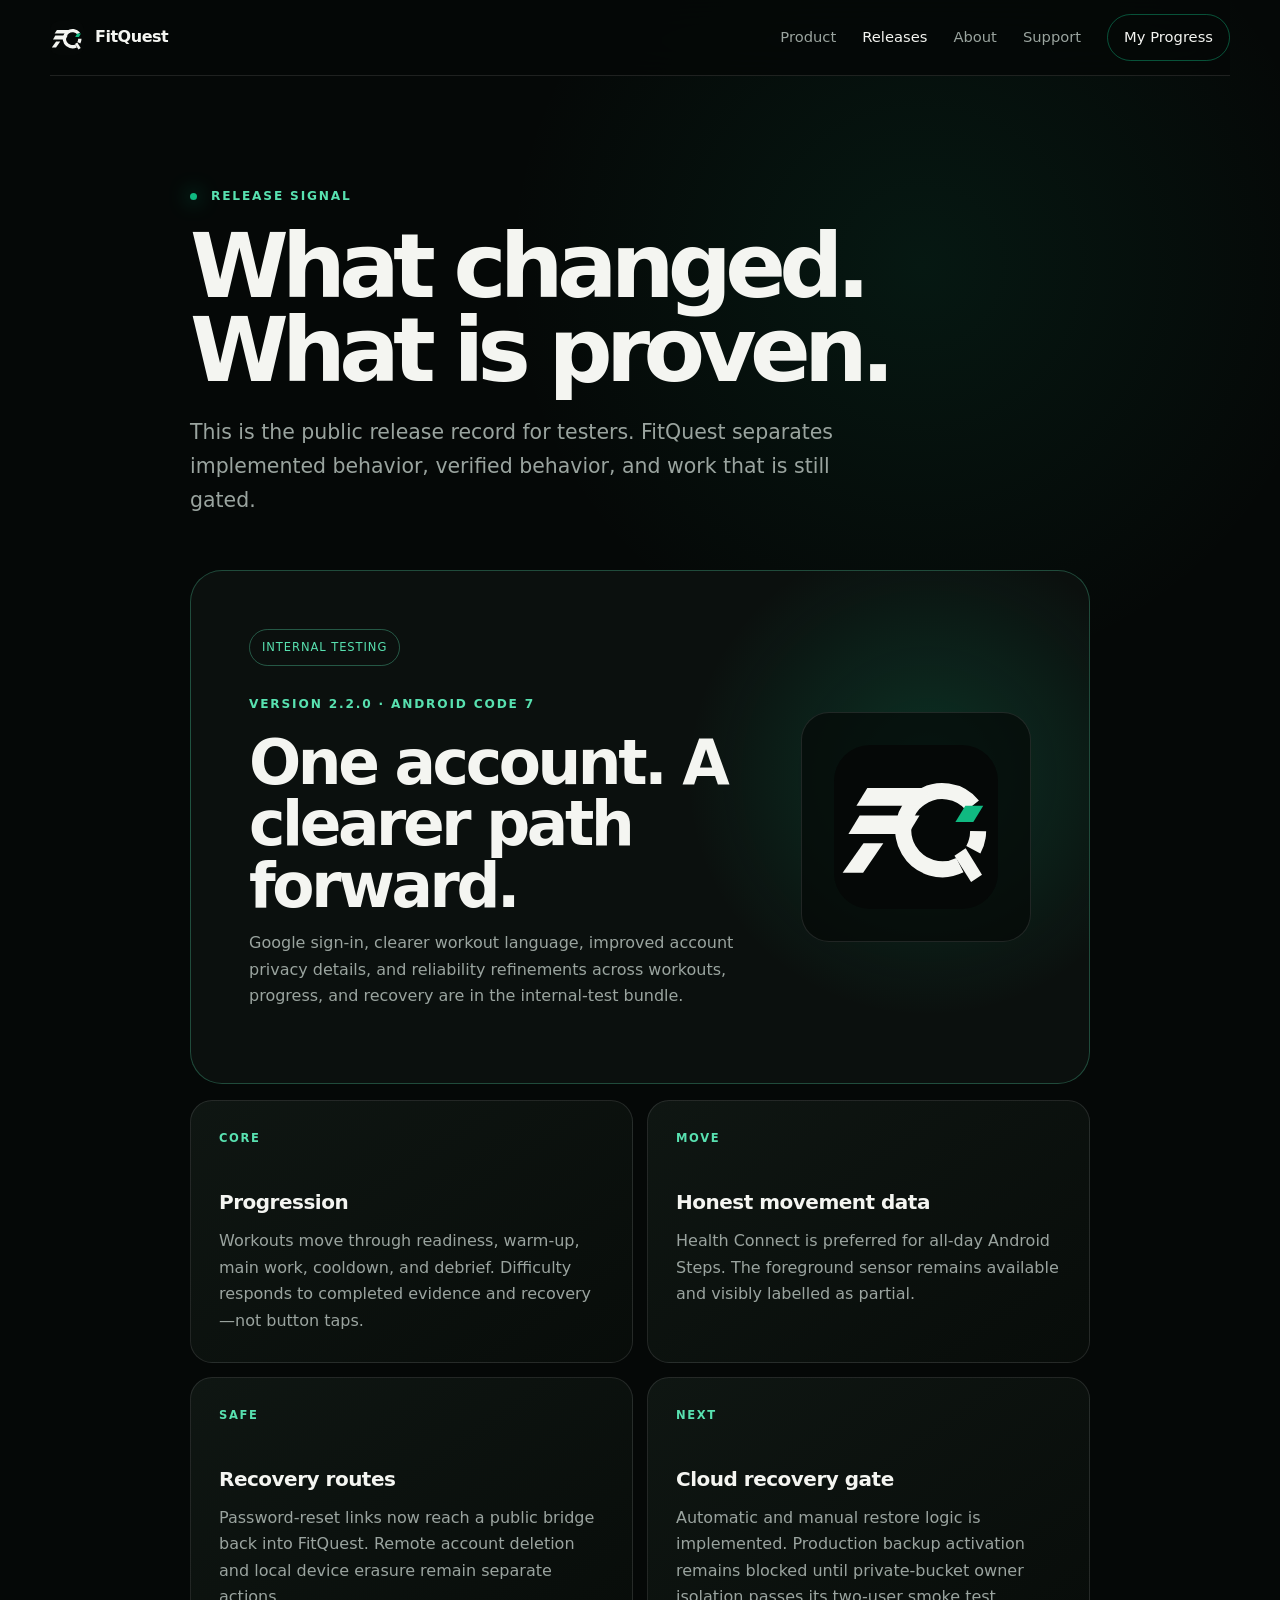
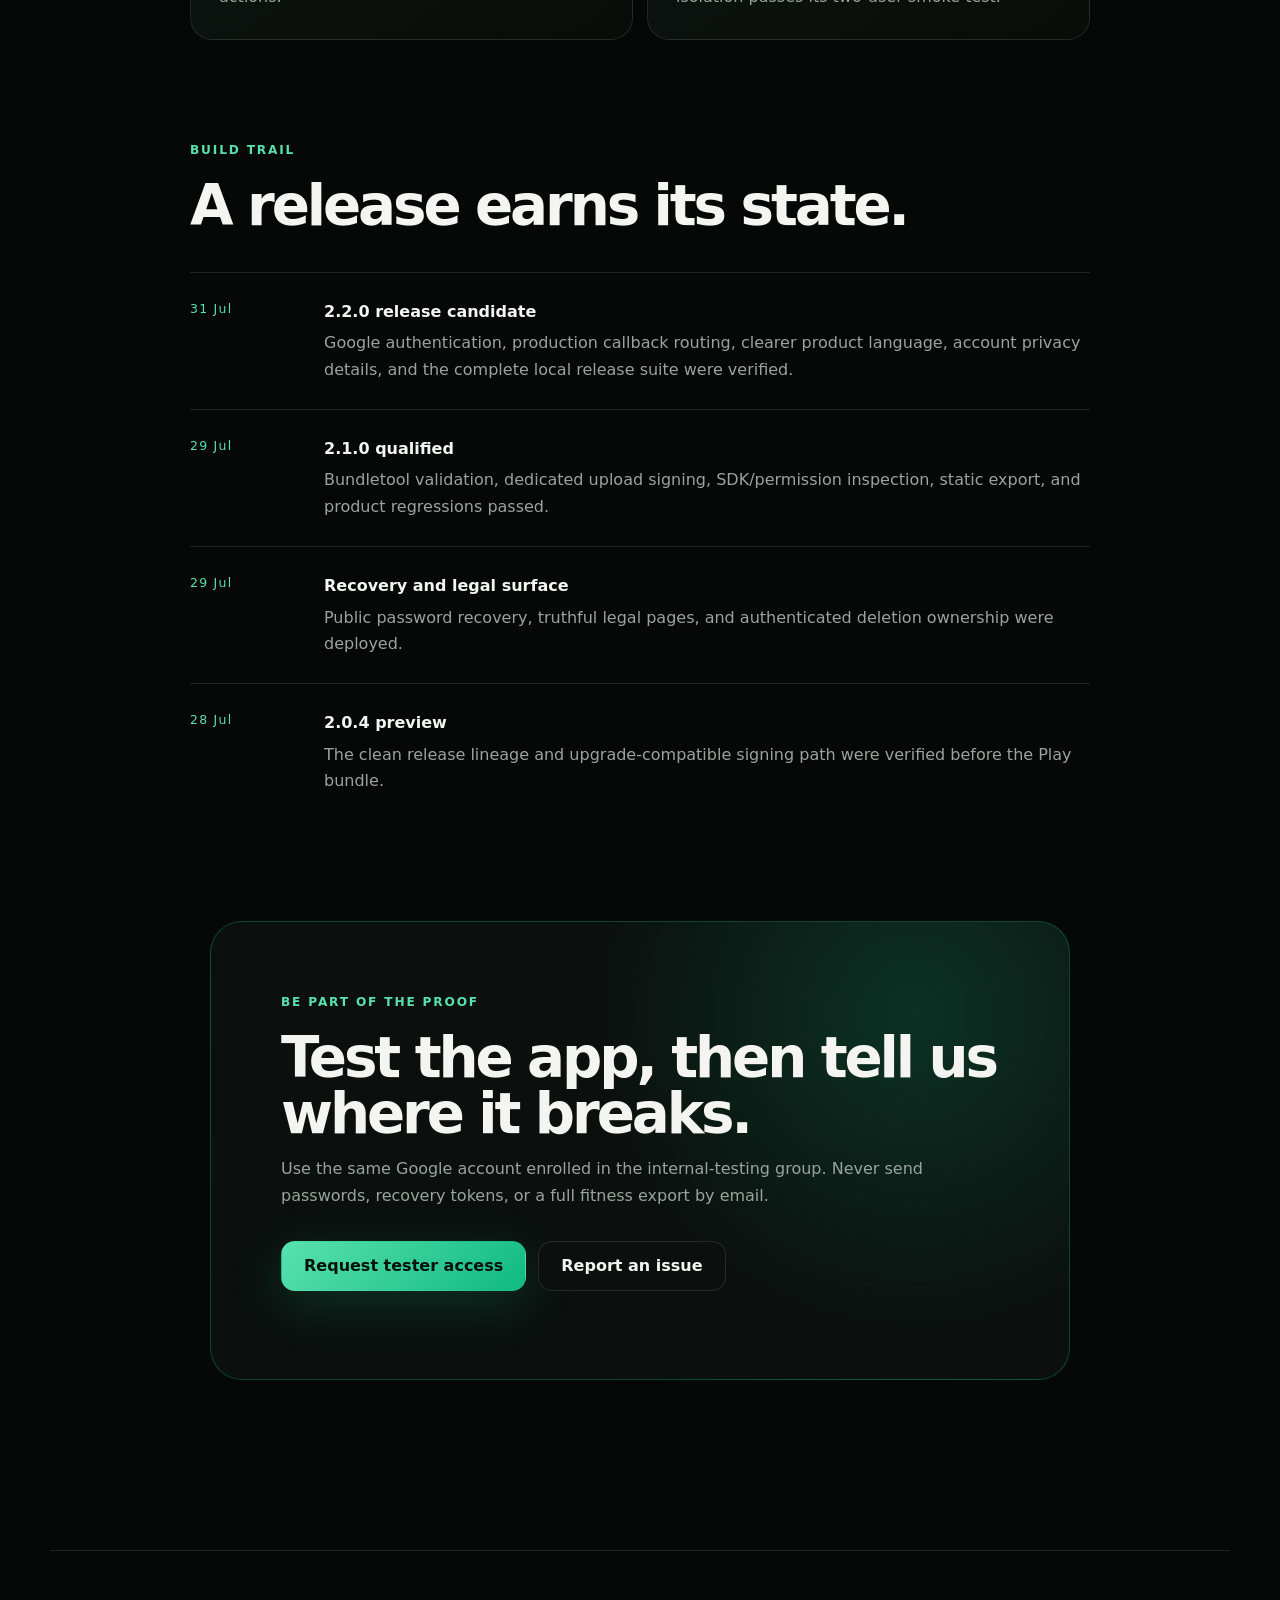
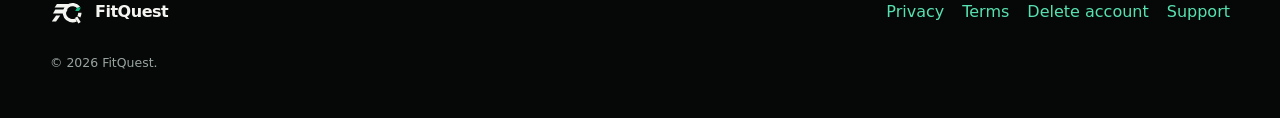
<file: releases.html>
<!doctype html>
<html lang="en">
<head>
  <meta charset="utf-8">
  <meta name="viewport" content="width=device-width,initial-scale=1">
  <meta name="description" content="FitQuest release announcements, testing status, and verified product changes.">
  <meta name="theme-color" content="#050807">
  <title>Releases — FitQuest</title>
  <link rel="icon" href="brand-mark.svg" type="image/svg+xml">
  <link rel="stylesheet" href="css/release.css">
  <script src="js/site.js" defer></script>
</head>
<body>
  <header class="site-header">
    <a class="brand" href="index.html"><img src="brand-mark.svg" alt=""><span>FitQuest</span></a>
    <nav aria-label="Primary"></nav>
  </header>

  <main class="document releases-document">
    <p class="eyebrow"><span class="signal"></span> Release signal</p>
    <h1>What changed.<br>What is proven.</h1>
    <p class="document-lede">This is the public release record for testers. FitQuest separates implemented behavior, verified behavior, and work that is still gated.</p>

    <section class="release-hero">
      <div>
        <span class="release-badge">Internal testing</span>
        <p class="eyebrow">Version 2.2.0 · Android code 7</p>
        <h2>One account. A clearer path forward.</h2>
        <p>Google sign-in, clearer workout language, improved account privacy details, and reliability refinements across workouts, progress, and recovery are in the internal-test bundle.</p>
      </div>
      <div class="release-mark"><img src="brand-mark.svg" alt="FitQuest"></div>
    </section>

    <section class="release-grid">
      <article class="panel">
        <span class="index">CORE</span>
        <h3>Progression</h3>
        <p>Workouts move through readiness, warm-up, main work, cooldown, and debrief. Difficulty responds to completed evidence and recovery—not button taps.</p>
      </article>
      <article class="panel">
        <span class="index">MOVE</span>
        <h3>Honest movement data</h3>
        <p>Health Connect is preferred for all-day Android Steps. The foreground sensor remains available and visibly labelled as partial.</p>
      </article>
      <article class="panel">
        <span class="index">SAFE</span>
        <h3>Recovery routes</h3>
        <p>Password-reset links now reach a public bridge back into FitQuest. Remote account deletion and local device erasure remain separate actions.</p>
      </article>
      <article class="panel">
        <span class="index">NEXT</span>
        <h3>Cloud recovery gate</h3>
        <p>Automatic and manual restore logic is implemented. Production backup activation remains blocked until private-bucket owner isolation passes its two-user smoke test.</p>
      </article>
    </section>

    <section class="timeline" aria-labelledby="release-timeline-title">
      <p class="eyebrow">Build trail</p>
      <h2 id="release-timeline-title">A release earns its state.</h2>
      <ol>
        <li><span>31 Jul</span><div><strong>2.2.0 release candidate</strong><p>Google authentication, production callback routing, clearer product language, account privacy details, and the complete local release suite were verified.</p></div></li>
        <li><span>29 Jul</span><div><strong>2.1.0 qualified</strong><p>Bundletool validation, dedicated upload signing, SDK/permission inspection, static export, and product regressions passed.</p></div></li>
        <li><span>29 Jul</span><div><strong>Recovery and legal surface</strong><p>Public password recovery, truthful legal pages, and authenticated deletion ownership were deployed.</p></div></li>
        <li><span>28 Jul</span><div><strong>2.0.4 preview</strong><p>The clean release lineage and upgrade-compatible signing path were verified before the Play bundle.</p></div></li>
      </ol>
    </section>

    <section class="cta compact">
      <p class="eyebrow">Be part of the proof</p>
      <h2>Test the app, then tell us where it breaks.</h2>
      <p>Use the same Google account enrolled in the internal-testing group. Never send passwords, recovery tokens, or a full fitness export by email.</p>
      <div class="actions">
        <a class="button primary" href="mailto:fitquestsupp0rt@gmail.com?subject=FitQuest%20internal%20testing">Request tester access</a>
        <a class="button secondary" href="support.html">Report an issue</a>
      </div>
    </section>
  </main>

  <footer>
    <a class="brand" href="index.html"><img src="brand-mark.svg" alt=""><span>FitQuest</span></a>
    <div><a href="privacy.html">Privacy</a><a href="terms.html">Terms</a><a href="delete-account.html">Delete account</a><a href="support.html">Support</a></div>
    <p>© <span data-current-year>2026</span> FitQuest.</p>
  </footer>
</body>
</html>
</file>
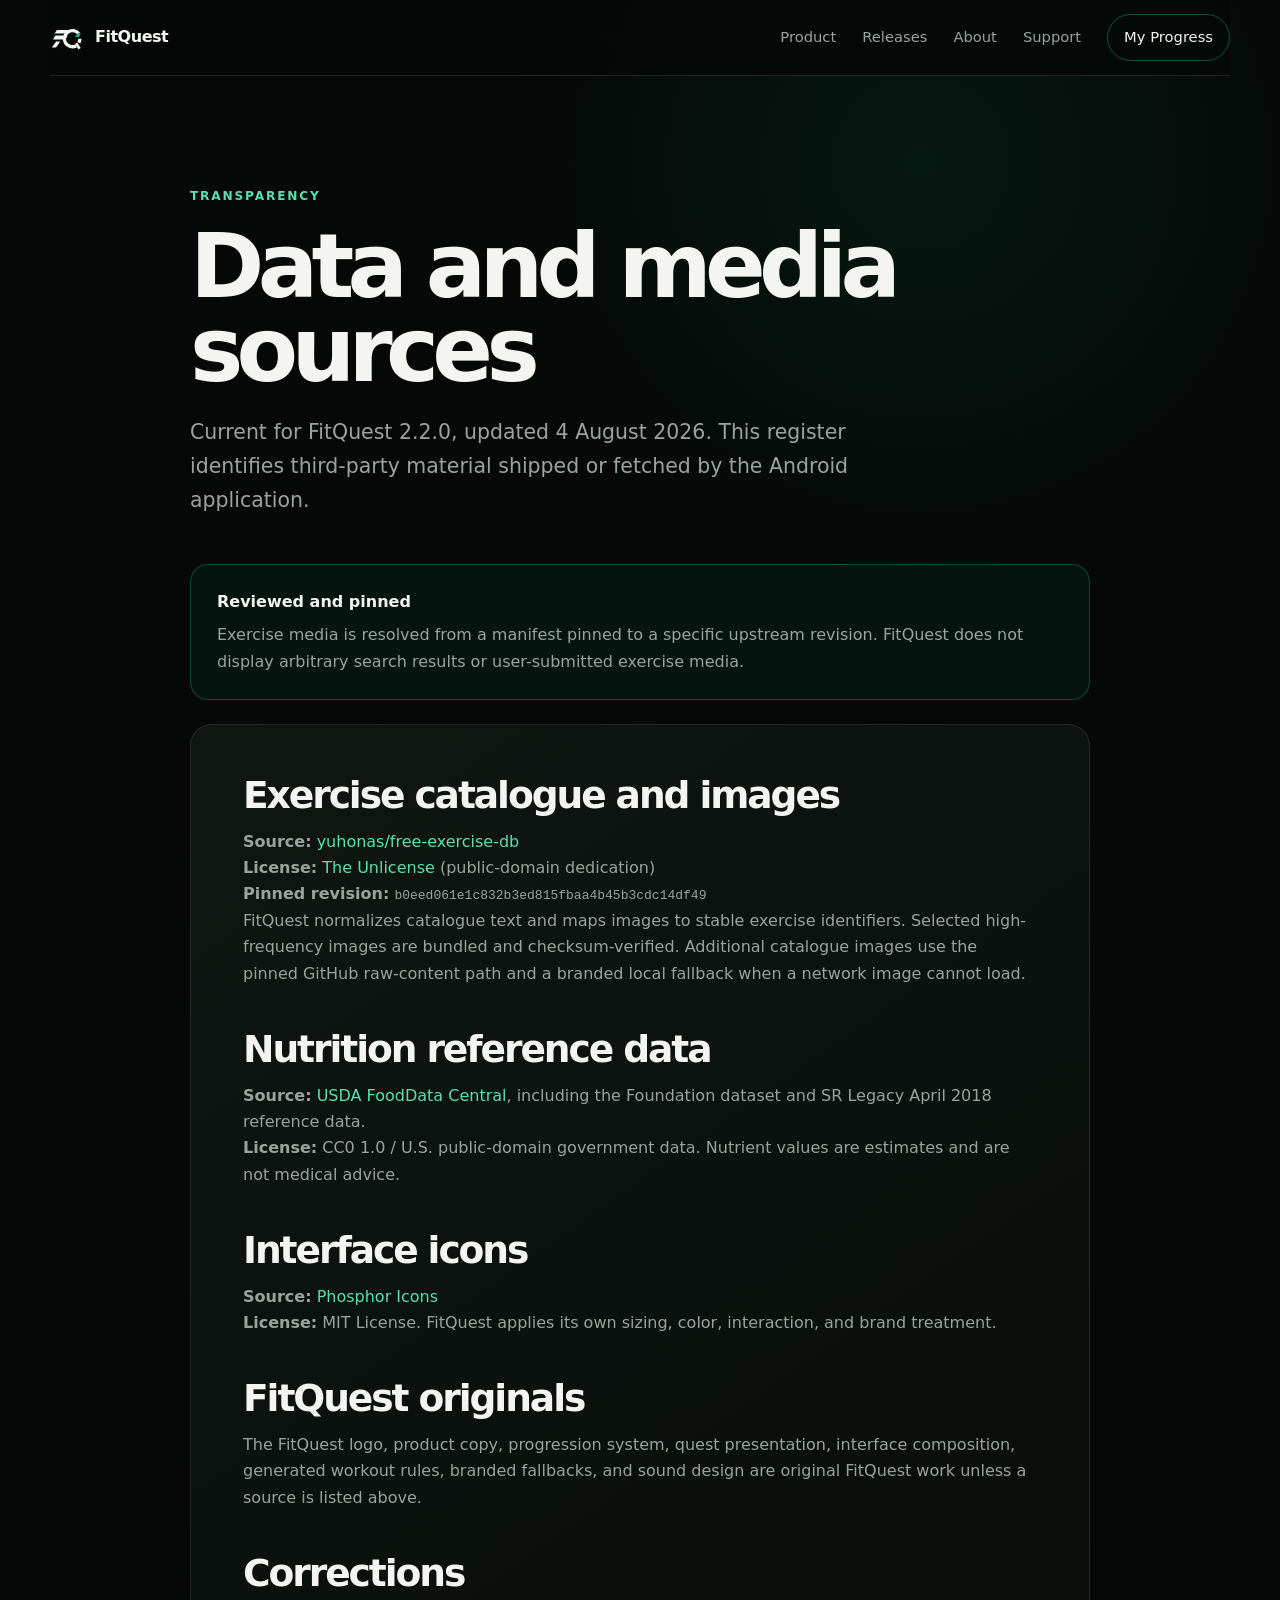
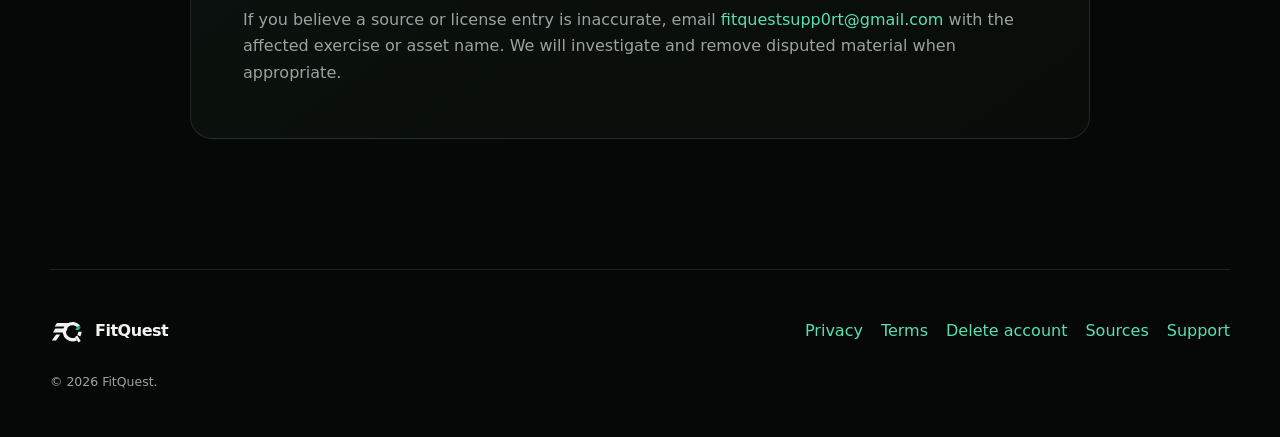
<file: sources.html>
<!doctype html>
<html lang="en">
<head>
  <meta charset="utf-8">
  <meta name="viewport" content="width=device-width,initial-scale=1">
  <meta name="description" content="FitQuest exercise media, nutrition data, icon, and first-party content sources and licenses.">
  <meta name="theme-color" content="#050807">
  <title>Data and Media Sources — FitQuest</title>
  <link rel="icon" href="brand-mark.svg" type="image/svg+xml">
  <link rel="stylesheet" href="css/release.css">
  <script src="js/site.js" defer></script>
</head>
<body>
  <header class="site-header">
    <a class="brand" href="index.html"><img src="brand-mark.svg" alt=""><span>FitQuest</span></a>
    <nav aria-label="Primary"><a href="index.html">Home</a><a href="support.html">Support</a><a href="privacy.html">Privacy</a></nav>
  </header>
  <main class="document">
    <p class="eyebrow">Transparency</p>
    <h1>Data and media sources</h1>
    <p class="document-lede">Current for FitQuest 2.2.0, updated 4 August 2026. This register identifies third-party material shipped or fetched by the Android application.</p>

    <section class="callout">
      <strong>Reviewed and pinned</strong>
      <p>Exercise media is resolved from a manifest pinned to a specific upstream revision. FitQuest does not display arbitrary search results or user-submitted exercise media.</p>
    </section>

    <section class="panel prose">
      <h2>Exercise catalogue and images</h2>
      <p><strong>Source:</strong> <a href="https://github.com/yuhonas/free-exercise-db">yuhonas/free-exercise-db</a></p>
      <p><strong>License:</strong> <a href="https://unlicense.org/">The Unlicense</a> (public-domain dedication)</p>
      <p><strong>Pinned revision:</strong> <code>b0eed061e1c832b3ed815fbaa4b45b3cdc14df49</code></p>
      <p>FitQuest normalizes catalogue text and maps images to stable exercise identifiers. Selected high-frequency images are bundled and checksum-verified. Additional catalogue images use the pinned GitHub raw-content path and a branded local fallback when a network image cannot load.</p>

      <h2>Nutrition reference data</h2>
      <p><strong>Source:</strong> <a href="https://fdc.nal.usda.gov/">USDA FoodData Central</a>, including the Foundation dataset and SR Legacy April 2018 reference data.</p>
      <p><strong>License:</strong> CC0 1.0 / U.S. public-domain government data. Nutrient values are estimates and are not medical advice.</p>

      <h2>Interface icons</h2>
      <p><strong>Source:</strong> <a href="https://phosphoricons.com/">Phosphor Icons</a></p>
      <p><strong>License:</strong> MIT License. FitQuest applies its own sizing, color, interaction, and brand treatment.</p>

      <h2>FitQuest originals</h2>
      <p>The FitQuest logo, product copy, progression system, quest presentation, interface composition, generated workout rules, branded fallbacks, and sound design are original FitQuest work unless a source is listed above.</p>

      <h2>Corrections</h2>
      <p>If you believe a source or license entry is inaccurate, email <a href="mailto:fitquestsupp0rt@gmail.com">fitquestsupp0rt@gmail.com</a> with the affected exercise or asset name. We will investigate and remove disputed material when appropriate.</p>
    </section>
  </main>
  <footer>
    <a class="brand" href="index.html"><img src="brand-mark.svg" alt=""><span>FitQuest</span></a>
    <div><a href="privacy.html">Privacy</a><a href="terms.html">Terms</a><a href="delete-account.html">Delete account</a><a href="sources.html">Sources</a><a href="support.html">Support</a></div>
    <p>© 2026 FitQuest.</p>
  </footer>
</body>
</html>
</file>
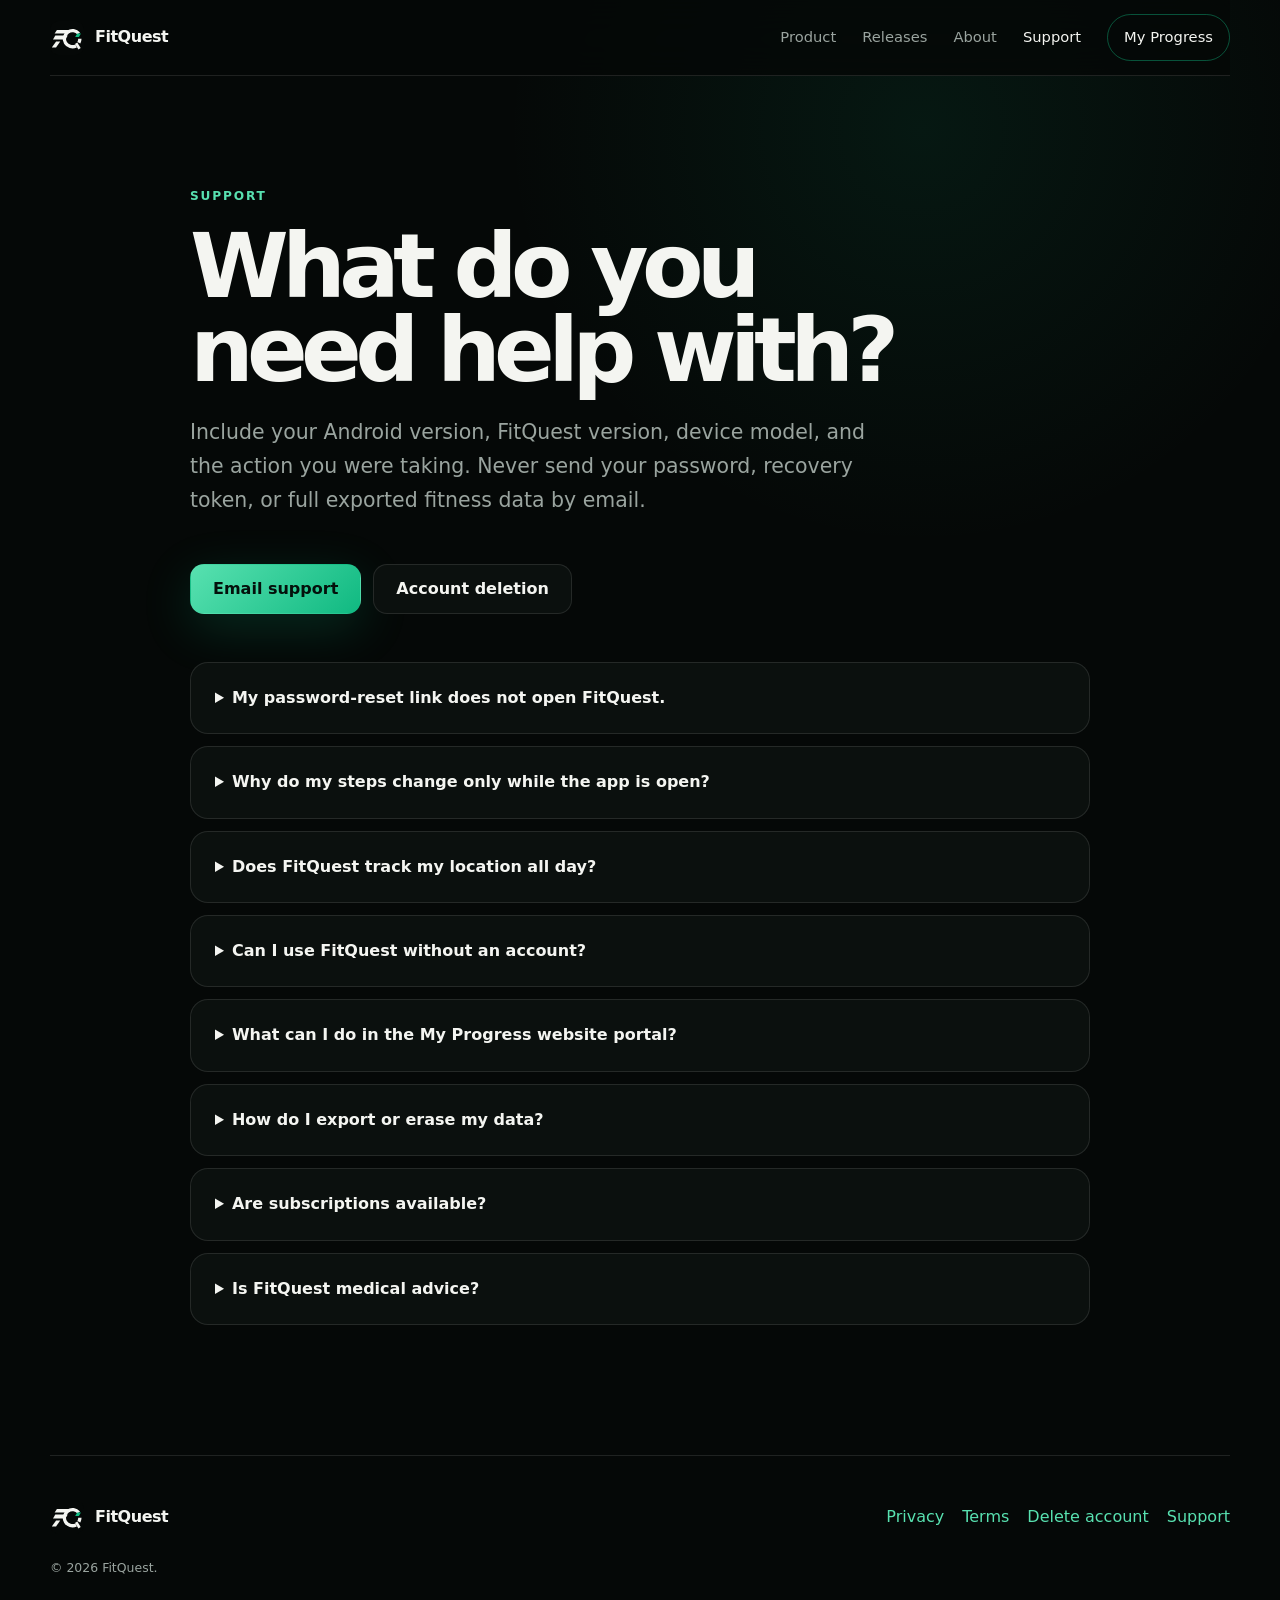
<file: support.html>
<!doctype html>
<html lang="en">
<head>
  <meta charset="utf-8">
  <meta name="viewport" content="width=device-width,initial-scale=1">
  <meta name="description" content="FitQuest support for accounts, password recovery, sensors, privacy, and closed testing.">
  <meta name="theme-color" content="#050807">
  <title>Support — FitQuest</title>
  <link rel="icon" href="brand-mark.svg" type="image/svg+xml">
  <link rel="stylesheet" href="css/release.css">
  <script src="js/site.js" defer></script>
</head>
<body>
  <header class="site-header">
    <a class="brand" href="index.html"><img src="brand-mark.svg" alt=""><span>FitQuest</span></a>
    <nav aria-label="Primary"><a href="index.html">Home</a><a href="about.html">About</a><a aria-current="page" href="support.html">Support</a></nav>
  </header>
  <main class="document">
    <p class="eyebrow">Support</p>
    <h1>What do you need help with?</h1>
    <p class="document-lede">Include your Android version, FitQuest version, device model, and the action you were taking. Never send your password, recovery token, or full exported fitness data by email.</p>
    <div class="actions">
      <a class="button primary" href="mailto:fitquestsupp0rt@gmail.com?subject=FitQuest%20support">Email support</a>
      <a class="button secondary" href="delete-account.html">Account deletion</a>
    </div>

    <section class="faq">
      <details><summary>My password-reset link does not open FitQuest.</summary><p>Open the link on the Android device where FitQuest is installed, then tap <strong>Open FitQuest</strong> on the recovery page. If the link expired, return to Sign in → Forgot password and request a new one. Do not reuse an old link.</p></details>
      <details><summary>Why do my steps change only while the app is open?</summary><p>FitQuest clearly labels a foreground sensor fallback as partial. On compatible Android devices, the refined release can read an all-day aggregate from Health Connect after you grant read-only Steps access. The source and coverage are shown in Move.</p></details>
      <details><summary>Does FitQuest track my location all day?</summary><p>No. Location is tied to a user-started GPS activity in the initial release. FitQuest does not use background location merely to count passive steps.</p></details>
      <details><summary>Can I use FitQuest without an account?</summary><p>Yes. The local CORE Product works without an account. Sign-in is used for optional cloud Coach and other clearly labelled account features.</p></details>
      <details><summary>What can I do in the My Progress website portal?</summary><p>After signing in, the portal can show a read-only summary of your newest private cloud snapshot and let you download that JSON file. It cannot start workouts or restore a phone. Use Profile → Backups in the Android app for device recovery.</p></details>
      <details><summary>How do I export or erase my data?</summary><p>Open Profile → Data &amp; Privacy. Local export uses Android’s share sheet. Local erasure and account deletion are separate, explicit actions.</p></details>
      <details><summary>Are subscriptions available?</summary><p>Paid controls remain disabled until Google Play and RevenueCat sandbox qualification is complete. When enabled, the Play offer supplies the localized price and terms.</p></details>
      <details><summary>Is FitQuest medical advice?</summary><p>No. Metrics and Coach guidance support fitness and wellness only. Seek a qualified professional for diagnosis, treatment, injury, pregnancy, medication, or other medical concerns.</p></details>
    </section>
  </main>
  <footer>
    <a class="brand" href="index.html"><img src="brand-mark.svg" alt=""><span>FitQuest</span></a>
    <div><a href="privacy.html">Privacy</a><a href="terms.html">Terms</a><a href="delete-account.html">Delete account</a><a href="support.html">Support</a></div>
    <p>© 2026 FitQuest.</p>
  </footer>
</body>
</html>
</file>
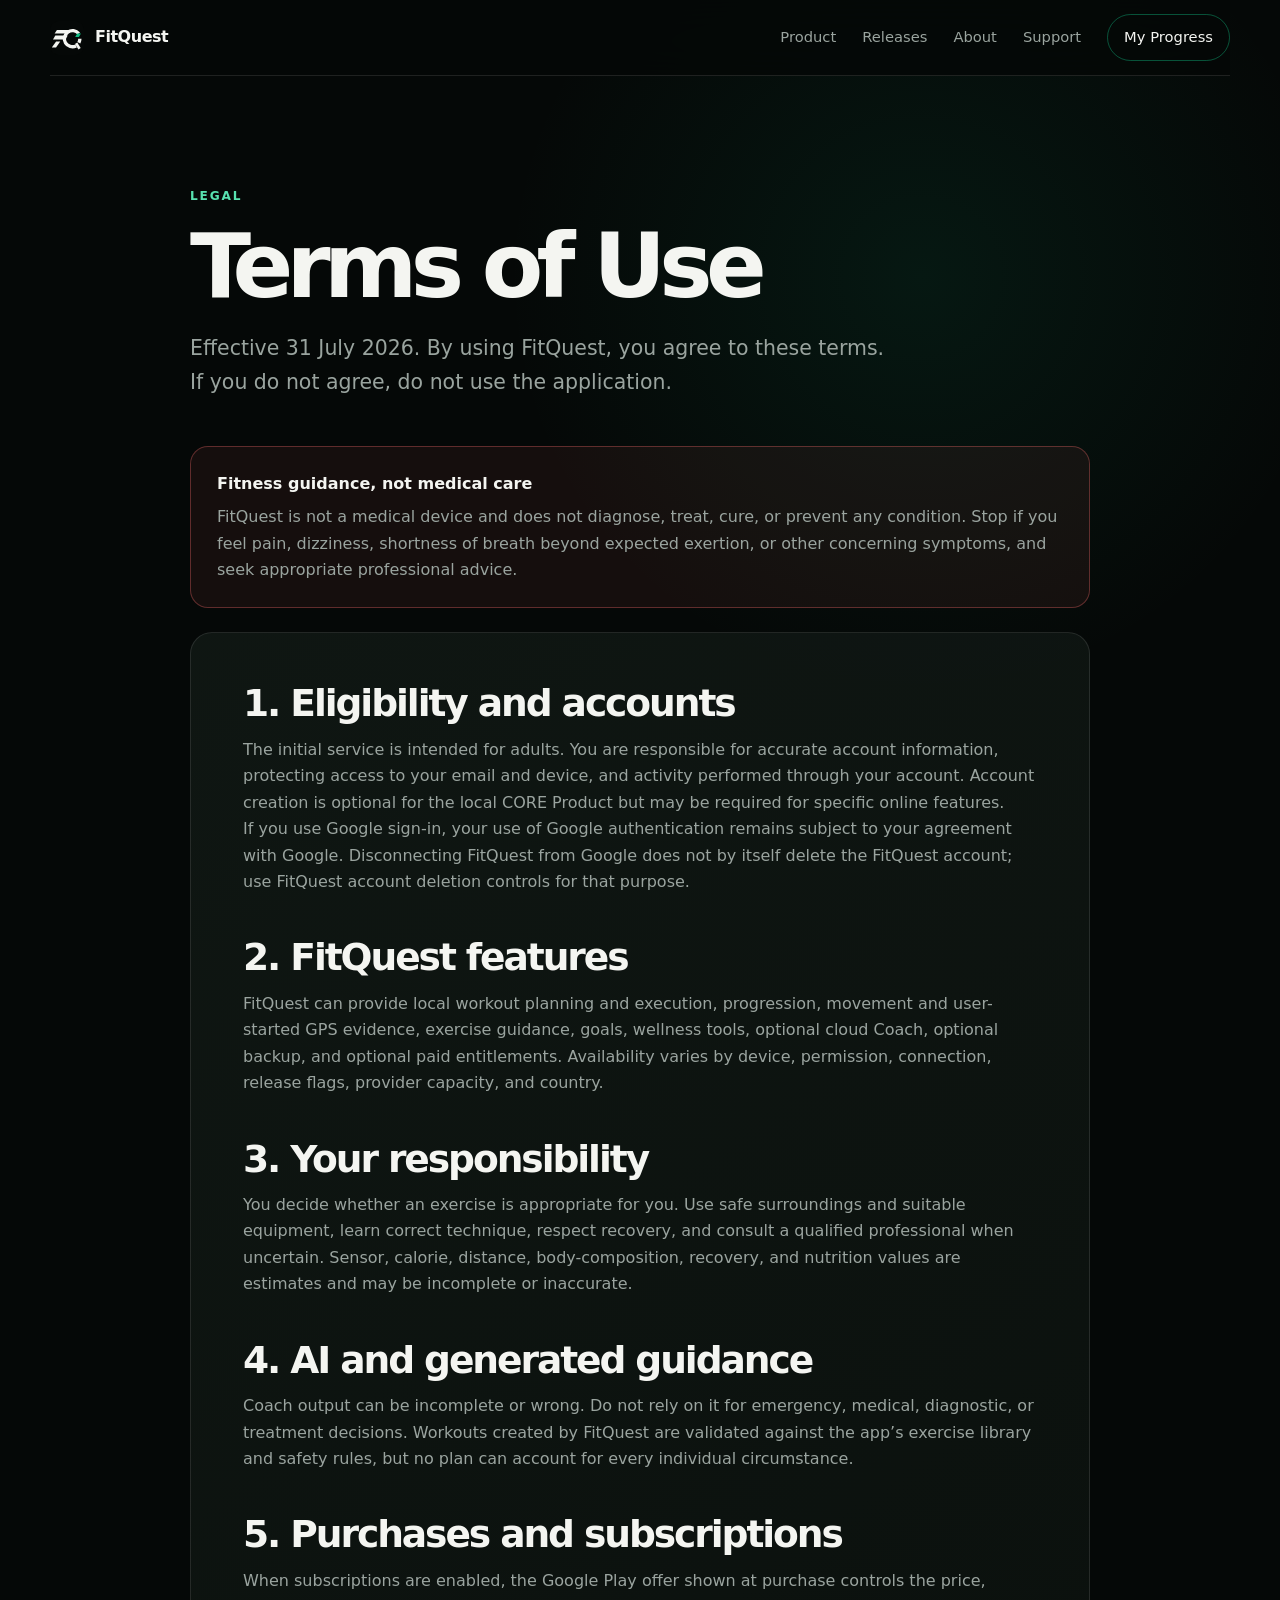
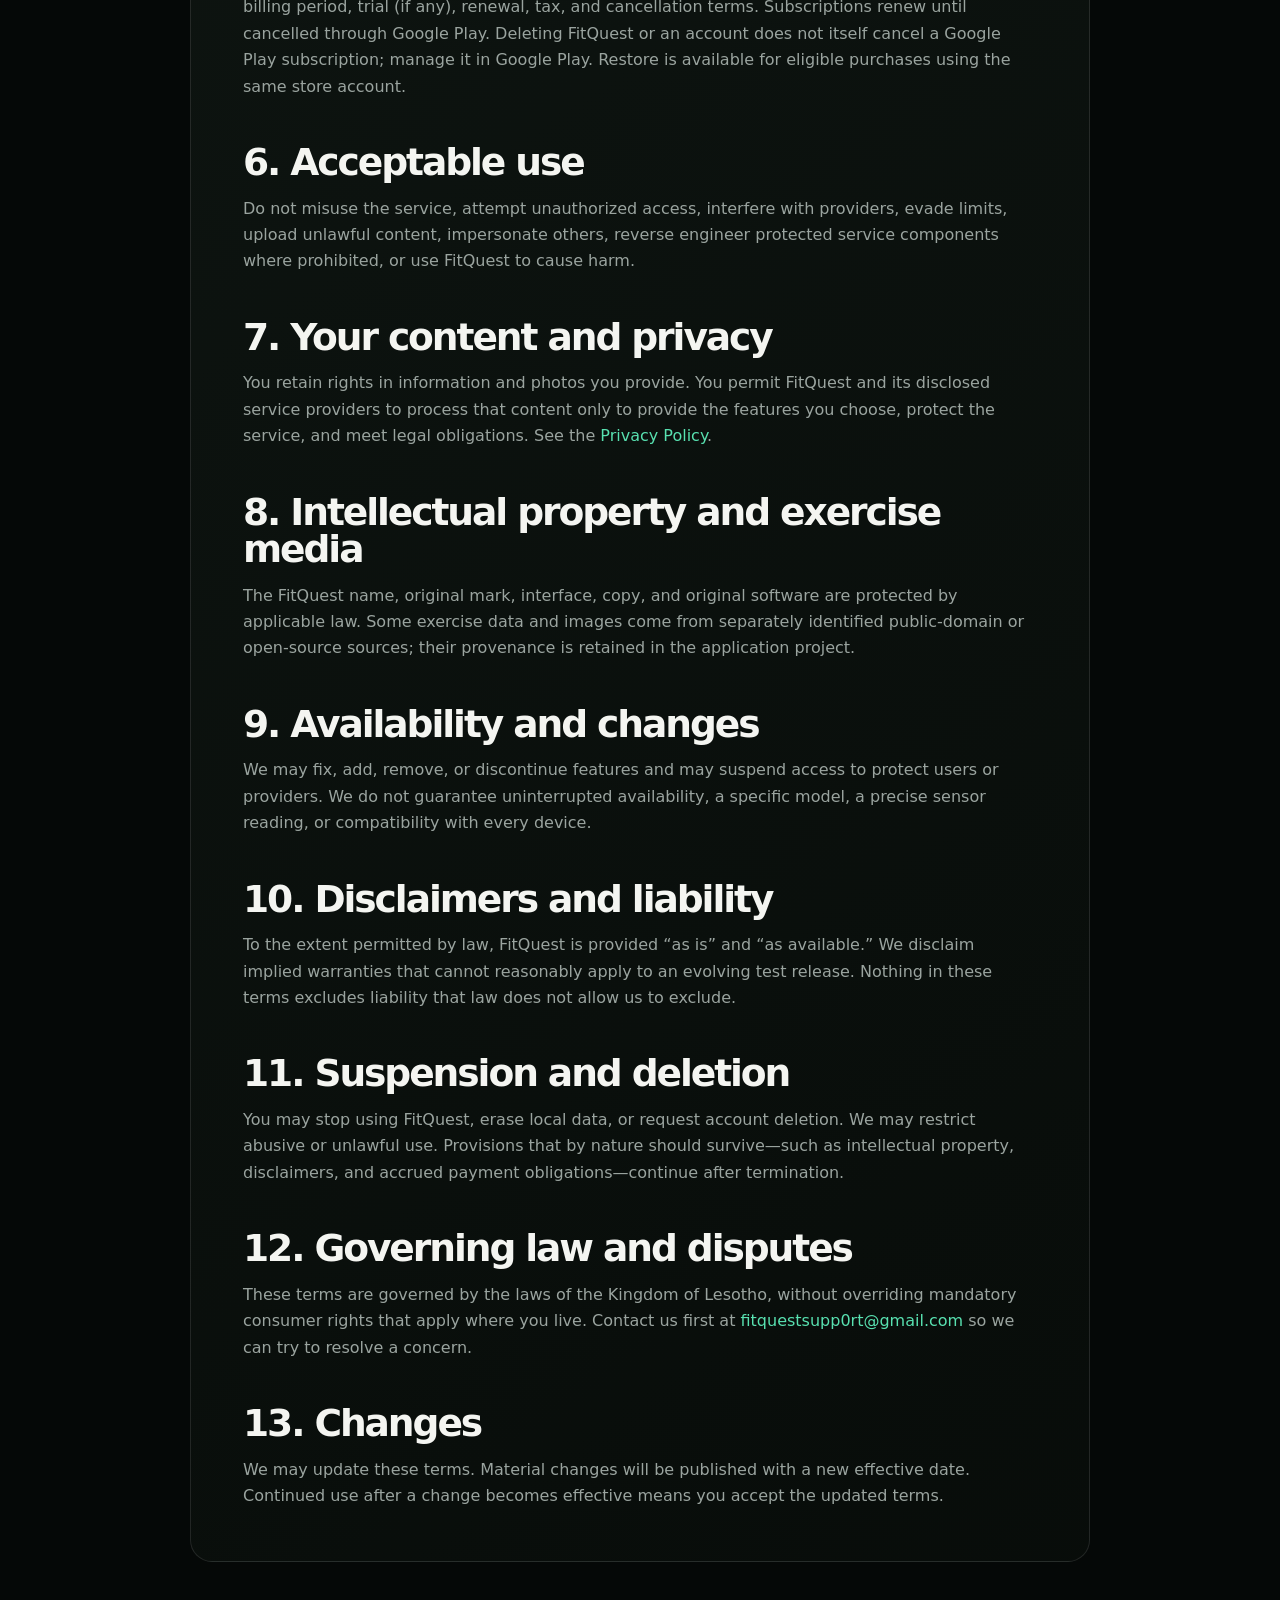
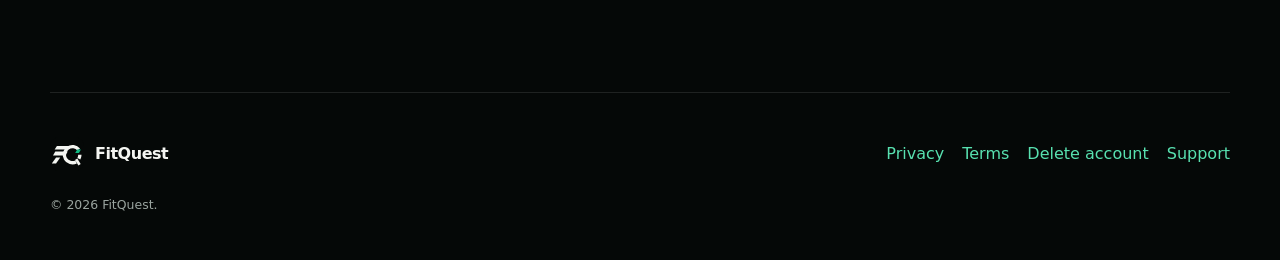
<file: terms.html>
<!doctype html>
<html lang="en">
<head>
  <meta charset="utf-8">
  <meta name="viewport" content="width=device-width,initial-scale=1">
  <meta name="description" content="Terms for using the FitQuest fitness application and optional services.">
  <meta name="theme-color" content="#050807">
  <title>Terms of Use — FitQuest</title>
  <link rel="icon" href="brand-mark.svg" type="image/svg+xml">
  <link rel="stylesheet" href="css/release.css">
  <script src="js/site.js" defer></script>
</head>
<body>
  <header class="site-header">
    <a class="brand" href="index.html"><img src="brand-mark.svg" alt=""><span>FitQuest</span></a>
    <nav aria-label="Primary"><a href="index.html">Home</a><a href="support.html">Support</a><a aria-current="page" href="terms.html">Terms</a></nav>
  </header>
  <main class="document">
    <p class="eyebrow">Legal</p>
    <h1>Terms of Use</h1>
    <p class="document-lede">Effective 31 July 2026. By using FitQuest, you agree to these terms. If you do not agree, do not use the application.</p>

    <section class="callout warning">
      <strong>Fitness guidance, not medical care</strong>
      <p>FitQuest is not a medical device and does not diagnose, treat, cure, or prevent any condition. Stop if you feel pain, dizziness, shortness of breath beyond expected exertion, or other concerning symptoms, and seek appropriate professional advice.</p>
    </section>

    <section class="panel prose">
      <h2>1. Eligibility and accounts</h2>
      <p>The initial service is intended for adults. You are responsible for accurate account information, protecting access to your email and device, and activity performed through your account. Account creation is optional for the local CORE Product but may be required for specific online features.</p>
      <p>If you use Google sign-in, your use of Google authentication remains subject to your agreement with Google. Disconnecting FitQuest from Google does not by itself delete the FitQuest account; use FitQuest account deletion controls for that purpose.</p>

      <h2>2. FitQuest features</h2>
      <p>FitQuest can provide local workout planning and execution, progression, movement and user-started GPS evidence, exercise guidance, goals, wellness tools, optional cloud Coach, optional backup, and optional paid entitlements. Availability varies by device, permission, connection, release flags, provider capacity, and country.</p>

      <h2>3. Your responsibility</h2>
      <p>You decide whether an exercise is appropriate for you. Use safe surroundings and suitable equipment, learn correct technique, respect recovery, and consult a qualified professional when uncertain. Sensor, calorie, distance, body-composition, recovery, and nutrition values are estimates and may be incomplete or inaccurate.</p>

      <h2>4. AI and generated guidance</h2>
      <p>Coach output can be incomplete or wrong. Do not rely on it for emergency, medical, diagnostic, or treatment decisions. Workouts created by FitQuest are validated against the app’s exercise library and safety rules, but no plan can account for every individual circumstance.</p>

      <h2>5. Purchases and subscriptions</h2>
      <p>When subscriptions are enabled, the Google Play offer shown at purchase controls the price, billing period, trial (if any), renewal, tax, and cancellation terms. Subscriptions renew until cancelled through Google Play. Deleting FitQuest or an account does not itself cancel a Google Play subscription; manage it in Google Play. Restore is available for eligible purchases using the same store account.</p>

      <h2>6. Acceptable use</h2>
      <p>Do not misuse the service, attempt unauthorized access, interfere with providers, evade limits, upload unlawful content, impersonate others, reverse engineer protected service components where prohibited, or use FitQuest to cause harm.</p>

      <h2>7. Your content and privacy</h2>
      <p>You retain rights in information and photos you provide. You permit FitQuest and its disclosed service providers to process that content only to provide the features you choose, protect the service, and meet legal obligations. See the <a href="privacy.html">Privacy Policy</a>.</p>

      <h2>8. Intellectual property and exercise media</h2>
      <p>The FitQuest name, original mark, interface, copy, and original software are protected by applicable law. Some exercise data and images come from separately identified public-domain or open-source sources; their provenance is retained in the application project.</p>

      <h2>9. Availability and changes</h2>
      <p>We may fix, add, remove, or discontinue features and may suspend access to protect users or providers. We do not guarantee uninterrupted availability, a specific model, a precise sensor reading, or compatibility with every device.</p>

      <h2>10. Disclaimers and liability</h2>
      <p>To the extent permitted by law, FitQuest is provided “as is” and “as available.” We disclaim implied warranties that cannot reasonably apply to an evolving test release. Nothing in these terms excludes liability that law does not allow us to exclude.</p>

      <h2>11. Suspension and deletion</h2>
      <p>You may stop using FitQuest, erase local data, or request account deletion. We may restrict abusive or unlawful use. Provisions that by nature should survive—such as intellectual property, disclaimers, and accrued payment obligations—continue after termination.</p>

      <h2>12. Governing law and disputes</h2>
      <p>These terms are governed by the laws of the Kingdom of Lesotho, without overriding mandatory consumer rights that apply where you live. Contact us first at <a href="mailto:fitquestsupp0rt@gmail.com">fitquestsupp0rt@gmail.com</a> so we can try to resolve a concern.</p>

      <h2>13. Changes</h2>
      <p>We may update these terms. Material changes will be published with a new effective date. Continued use after a change becomes effective means you accept the updated terms.</p>
    </section>
  </main>
  <footer>
    <a class="brand" href="index.html"><img src="brand-mark.svg" alt=""><span>FitQuest</span></a>
    <div><a href="privacy.html">Privacy</a><a href="terms.html">Terms</a><a href="delete-account.html">Delete account</a><a href="support.html">Support</a></div>
    <p>© 2026 FitQuest.</p>
  </footer>
</body>
</html>
</file>
<file: css/release.css>
:root {
  --bg: #050807;
  --surface: #0b100e;
  --surface-2: #111815;
  --border: rgba(244, 245, 241, .11);
  --text: #f4f5f1;
  --muted: #9aa49f;
  --accent: #10b981;
  --accent-2: #58e1b0;
  --danger: #f16868;
  --max: 1180px;
}

* { box-sizing: border-box; }
html { background: var(--bg); color-scheme: dark; scroll-behavior: smooth; }
body { margin: 0; color: var(--text); background: radial-gradient(circle at 72% 8%, rgba(16,185,129,.09), transparent 26rem), var(--bg); font-family: Inter, ui-sans-serif, system-ui, -apple-system, BlinkMacSystemFont, "Segoe UI", sans-serif; line-height: 1.65; -webkit-font-smoothing: antialiased; }
body::before { content: ""; position: fixed; inset: 0; pointer-events: none; opacity: .13; background-image: linear-gradient(rgba(255,255,255,.018) 1px, transparent 1px), linear-gradient(90deg, rgba(255,255,255,.018) 1px, transparent 1px); background-size: 44px 44px; mask-image: linear-gradient(to bottom, black, transparent 80%); }
a { color: var(--accent-2); text-decoration: none; }
a:hover { color: #fff; }
[hidden] { display: none !important; }
button,input { font: inherit; }
:focus-visible { outline: 3px solid rgba(88,225,176,.55); outline-offset: 4px; }
.site-header { position: sticky; top: 0; z-index: 5; display: flex; align-items: center; justify-content: space-between; width: min(calc(100% - 40px), var(--max)); min-height: 76px; margin: 0 auto; border-bottom: 1px solid var(--border); background: rgba(5,8,7,.82); backdrop-filter: blur(18px); }
.brand { display: inline-flex; align-items: center; gap: 11px; color: var(--text); font-weight: 700; letter-spacing: -.03em; }
.brand img { width: 34px; height: 34px; border-radius: 9px; }
nav { display: flex; align-items: center; gap: 26px; font-size: .92rem; }
nav a { color: var(--muted); }
nav a[aria-current="page"] { color: var(--text); }
.nav-action { padding: 10px 16px; color: var(--text); border: 1px solid rgba(16,185,129,.42); border-radius: 999px; }
.menu-button { display: none; width: 46px; height: 46px; place-items: center; padding: 0; border: 1px solid var(--border); border-radius: 14px; color: var(--text); background: var(--surface); }
.menu-button span { position: absolute; width: 20px; height: 2px; border-radius: 2px; background: currentColor; transition: transform .2s ease; }
.menu-button span:first-child { transform: translateY(-4px); }
.menu-button span:last-child { transform: translateY(4px); }
main { position: relative; }
.hero { display: grid; grid-template-columns: minmax(0,1.08fr) minmax(340px,.92fr); align-items: center; gap: 72px; width: min(calc(100% - 40px), var(--max)); min-height: 720px; margin: 0 auto; padding: 90px 0; }
.eyebrow { margin: 0 0 18px; color: var(--accent-2); font-size: .76rem; font-weight: 700; letter-spacing: .15em; text-transform: uppercase; }
.signal { display: inline-block; width: 7px; height: 7px; margin-right: 8px; border-radius: 50%; background: var(--accent); box-shadow: 0 0 20px var(--accent); }
h1,h2,h3,p { margin-top: 0; }
h1 { max-width: 760px; margin-bottom: 24px; font-size: clamp(3.2rem, 7.6vw, 6.8rem); line-height: .94; letter-spacing: -.075em; }
h1 span { color: var(--accent-2); }
h2 { margin-bottom: 14px; font-size: clamp(2.2rem, 4.4vw, 4.25rem); line-height: 1; letter-spacing: -.055em; }
h3 { margin-bottom: 9px; font-size: 1.25rem; letter-spacing: -.025em; }
.lede,.document-lede { max-width: 710px; color: var(--muted); font-size: clamp(1.05rem, 1.7vw, 1.28rem); }
.actions { display: flex; flex-wrap: wrap; gap: 12px; margin: 32px 0 18px; }
.button { display: inline-flex; min-height: 50px; align-items: center; justify-content: center; padding: 0 22px; border: 1px solid transparent; border-radius: 14px; font: inherit; font-weight: 700; cursor: pointer; transition: transform .2s ease, border-color .2s ease, background .2s ease; }
.button:hover { transform: translateY(-2px); }
.button.primary { color: #04110c; background: linear-gradient(135deg, var(--accent-2), var(--accent)); box-shadow: 0 14px 50px rgba(16,185,129,.2); }
.button.secondary { color: var(--text); border-color: var(--border); background: var(--surface); }
.button.danger { color: white; background: #9f3232; }
.button.full { width: 100%; margin-top: 12px; }
.fine { color: #6f7a74; font-size: .82rem; }
.quest-visual { position: relative; display: grid; min-height: 480px; place-items: center; overflow: hidden; border: 1px solid var(--border); border-radius: 34px; background: linear-gradient(145deg, rgba(16,185,129,.07), rgba(10,14,12,.35)); box-shadow: inset 0 1px rgba(255,255,255,.04), 0 30px 90px rgba(0,0,0,.4); }
.quest-visual::before { content: ""; position: absolute; width: 62%; aspect-ratio: 1; border-radius: 50%; background: rgba(16,185,129,.08); filter: blur(52px); }
.orbit { position: absolute; width: 250px; aspect-ratio: 1; border: 1px solid rgba(88,225,176,.22); border-radius: 50%; }
.orbit-a { transform: rotate(24deg) scaleY(.72); }
.orbit-b { transform: rotate(-34deg) scaleY(.58); border-style: dashed; }
.quest-core { z-index: 1; display: grid; width: 112px; aspect-ratio: 1; place-items: center; border: 1px solid rgba(88,225,176,.38); border-radius: 30px; background: rgba(5,8,7,.88); box-shadow: 0 0 70px rgba(16,185,129,.21); }
.quest-core img { width: 78px; border-radius: 19px; }
.quest-label { position: absolute; right: 24px; bottom: 24px; left: 24px; display: grid; padding: 20px; border: 1px solid var(--border); border-radius: 18px; background: rgba(5,8,7,.78); backdrop-filter: blur(14px); }
.quest-label span { color: var(--accent-2); font-size: .7rem; letter-spacing: .14em; }
.quest-label strong { margin: 4px 0; font-size: 1.08rem; }
.quest-label small { color: var(--muted); }
.section { width: min(calc(100% - 40px), var(--max)); margin: 0 auto; padding: 112px 0; }
.section-intro { margin-bottom: 38px; color: var(--muted); font-size: 1.1rem; }
.feature-grid { display: grid; grid-template-columns: repeat(3,1fr); gap: 14px; }
.panel { border: 1px solid var(--border); border-radius: 22px; padding: 28px; background: linear-gradient(145deg, rgba(17,24,21,.88), rgba(9,13,11,.88)); }
.panel p { margin-bottom: 0; color: var(--muted); }
.index { display: block; margin-bottom: 38px; color: var(--accent-2); font-size: .72rem; font-weight: 700; letter-spacing: .14em; }
.accent-panel { border-color: rgba(16,185,129,.35); background: linear-gradient(145deg, rgba(11,54,39,.72), rgba(9,16,13,.92)); }
.split { display: grid; grid-template-columns: .8fr 1.2fr; gap: 80px; }
.flow { margin: 0; padding: 0; list-style: none; }
.flow li { display: grid; grid-template-columns: 54px 1fr; gap: 18px; padding: 24px 0; border-top: 1px solid var(--border); }
.flow li > span { color: var(--accent-2); font-size: .75rem; letter-spacing: .12em; }
.flow p { margin: 4px 0 0; color: var(--muted); }
.cta { width: min(calc(100% - 40px), var(--max)); margin: 70px auto 110px; padding: 70px; border: 1px solid rgba(16,185,129,.3); border-radius: 32px; background: radial-gradient(circle at 82% 20%, rgba(16,185,129,.2), transparent 20rem), var(--surface); }
.cta p:not(.eyebrow) { max-width: 680px; color: var(--muted); }
.cta.compact { margin-bottom: 40px; }
.continuity { display: grid; grid-template-columns: minmax(0,1fr) minmax(340px,.8fr); align-items: center; gap: 90px; }
.portal-preview { position: relative; min-height: 430px; padding: 30px; overflow: hidden; border: 1px solid rgba(88,225,176,.25); border-radius: 32px; background: radial-gradient(circle at 50% 35%, rgba(16,185,129,.18), transparent 16rem), linear-gradient(145deg,#0b1511,#070a09); box-shadow: 0 34px 90px rgba(0,0,0,.42); }
.portal-preview::before,.portal-preview::after { content: ""; position: absolute; inset: 82px auto auto 50%; width: 210px; aspect-ratio: 1; border: 1px solid rgba(88,225,176,.18); border-radius: 50%; transform: translateX(-50%) rotate(18deg) scaleY(.68); }
.portal-preview::after { inset: 108px auto auto 50%; width: 160px; border-style: dashed; transform: translateX(-50%) rotate(-26deg) scaleY(.72); }
.preview-top { display: flex; justify-content: space-between; color: var(--accent-2); font-size: .7rem; font-weight: 700; letter-spacing: .14em; }
.preview-top small { color: var(--muted); }
.preview-level { position: relative; z-index: 1; display: grid; place-content: center; min-height: 235px; text-align: center; }
.preview-level strong { font-size: 5.6rem; line-height: .85; letter-spacing: -.08em; }
.preview-level span { margin-top: 12px; color: var(--accent-2); font-size: .7rem; letter-spacing: .18em; }
.preview-progress,.progress-track { overflow: hidden; height: 5px; border-radius: 999px; background: rgba(255,255,255,.07); }
.preview-progress span,.progress-track span { display: block; width: 100%; height: 100%; border-radius: inherit; background: linear-gradient(90deg,var(--accent),var(--accent-2)); transform-origin: left center; }
.preview-stats { display: grid; grid-template-columns: repeat(3,1fr); gap: 12px; margin-top: 24px; }
.preview-stats > span { display: grid; padding: 13px; border: 1px solid var(--border); border-radius: 14px; background: rgba(5,8,7,.68); }
.preview-stats strong { font-size: 1.15rem; }
.preview-stats small { color: var(--muted); font-size: .7rem; }
.release-strip { display: flex; align-items: end; justify-content: space-between; gap: 36px; padding: 54px; border: 1px solid var(--border); border-radius: 28px; background: var(--surface); }
.release-strip h2 { font-size: clamp(2rem,3.8vw,3.4rem); }
.release-strip p:not(.eyebrow) { max-width: 700px; margin-bottom: 0; color: var(--muted); }
footer { display: grid; grid-template-columns: 1fr auto; align-items: center; gap: 24px; width: min(calc(100% - 40px), var(--max)); margin: 0 auto; padding: 44px 0; border-top: 1px solid var(--border); color: var(--muted); }
footer div { display: flex; flex-wrap: wrap; gap: 18px; }
footer p { grid-column: 1/-1; margin: 0; font-size: .78rem; }
.document { width: min(calc(100% - 40px), 900px); margin: 0 auto; padding: 110px 0 130px; }
.document.narrow { max-width: 760px; }
.document > h1 { font-size: clamp(3rem, 7vw, 5.8rem); }
.document-lede { margin-bottom: 46px; }
.prose { padding: clamp(26px, 5vw, 52px); }
.prose h2 { margin-top: 44px; font-size: clamp(1.65rem, 3vw, 2.35rem); }
.prose h2:first-child { margin-top: 0; }
.prose h3 { margin-top: 30px; }
.prose p,.prose li { color: var(--muted); }
.prose ul,.prose ol { padding-left: 22px; }
.prose li { margin: 8px 0; }
.callout { margin: 24px 0; padding: 24px 26px; border: 1px solid rgba(16,185,129,.32); border-radius: 18px; background: rgba(16,185,129,.07); }
.callout strong { display: block; margin-bottom: 7px; }
.callout p { margin: 0; color: var(--muted); }
.callout.warning { border-color: rgba(241,104,104,.34); background: rgba(241,104,104,.07); }
.faq { display: grid; gap: 12px; margin-top: 48px; }
.faq details { border: 1px solid var(--border); border-radius: 18px; background: var(--surface); }
.faq summary { padding: 22px 24px; font-weight: 700; cursor: pointer; }
.faq details p { margin: 0; padding: 0 24px 24px; color: var(--muted); }
.recovery-shell { display: grid; min-height: 100vh; place-items: center; padding: 24px; }
.recovery-card { width: min(100%, 510px); padding: clamp(28px, 6vw, 52px); border: 1px solid var(--border); border-radius: 30px; background: rgba(11,16,14,.94); box-shadow: 0 30px 100px rgba(0,0,0,.5); }
.recovery-card h1 { font-size: clamp(2.4rem, 9vw, 4.2rem); }
.recovery-card > p:not(.eyebrow) { color: var(--muted); }
.recovery-mark { display: grid; width: 72px; height: 72px; place-items: center; margin-bottom: 28px; border: 1px solid rgba(16,185,129,.35); border-radius: 20px; background: rgba(16,185,129,.06); }
.recovery-mark img { width: 54px; border-radius: 14px; }

.account-shell { display: grid; grid-template-columns: minmax(0,1.05fr) minmax(370px,.75fr); align-items: start; gap: 76px; width: min(calc(100% - 40px), var(--max)); min-height: calc(100vh - 76px); margin: 0 auto; padding: 100px 0 130px; }
.account-intro { position: sticky; top: 150px; }
.account-intro h1 { font-size: clamp(3.3rem,7.3vw,6.6rem); }
.account-intro h1 span { color: var(--accent-2); }
.trust-row { display: flex; flex-wrap: wrap; gap: 9px; margin-top: 30px; }
.trust-row span { padding: 8px 11px; border: 1px solid var(--border); border-radius: 999px; color: var(--muted); font-size: .72rem; }
.auth-card { padding: clamp(26px,4.5vw,44px); border: 1px solid var(--border); border-radius: 28px; background: rgba(11,16,14,.94); box-shadow: 0 30px 90px rgba(0,0,0,.36); }
.auth-card h2 { font-size: clamp(2rem,4vw,3.2rem); }
.auth-copy { color: var(--muted); }
.auth-tabs { display: grid; grid-template-columns: 1fr 1fr; gap: 6px; margin-bottom: 36px; padding: 5px; border: 1px solid var(--border); border-radius: 14px; background: var(--bg); }
.auth-tab { min-height: 42px; border: 0; border-radius: 10px; color: var(--muted); background: transparent; cursor: pointer; }
.auth-tab.active { color: var(--text); background: var(--surface-2); box-shadow: inset 0 1px rgba(255,255,255,.04); }
.auth-card form { display: grid; gap: 10px; margin-top: 28px; }
.auth-card label { margin-top: 8px; color: var(--muted); font-size: .78rem; font-weight: 700; letter-spacing: .04em; }
.auth-card input { width: 100%; min-height: 54px; padding: 0 16px; border: 1px solid var(--border); border-radius: 13px; color: var(--text); background: #060807; transition: border-color .18s ease, box-shadow .18s ease; }
.auth-card input:focus { border-color: rgba(88,225,176,.55); outline: 0; box-shadow: 0 0 0 4px rgba(16,185,129,.09); }
.google-signin { display: block; width: 270px; height: 60px; margin: 24px auto 0; padding: 0; border: 0; border-radius: 30px; background: transparent; cursor: pointer; transition: opacity .18s ease, transform .18s ease; }
.google-signin:hover { transform: translateY(-1px); }
.google-signin:disabled { opacity: .48; cursor: wait; transform: none; }
.google-signin img { display: block; width: 270px; height: 60px; }
.auth-divider { display: grid; grid-template-columns: 1fr auto 1fr; gap: 12px; align-items: center; margin: 20px 0 2px; color: var(--muted); }
.auth-divider span { height: 1px; background: var(--border); }
.auth-divider small { font-size: .76rem; }
.text-button { display: block; margin: 20px auto 0; padding: 8px; border: 0; color: var(--accent-2); background: transparent; cursor: pointer; }
.form-status { min-height: 26px; margin: 16px 0 0; color: var(--accent-2); font-size: .86rem; }
.form-status.error { color: var(--danger); }
.portal { grid-column: 1/-1; }
.portal-header { display: flex; align-items: start; justify-content: space-between; gap: 28px; margin-bottom: 32px; }
.portal-header h2 { font-size: clamp(2.5rem,5vw,4.7rem); }
.portal-header h2 span { color: var(--accent-2); }
.level-deck { display: grid; grid-template-columns: 260px 1fr; align-items: center; gap: 46px; padding: clamp(28px,5vw,58px); border: 1px solid rgba(88,225,176,.24); border-radius: 32px; background: radial-gradient(circle at 17% 50%,rgba(16,185,129,.15),transparent 19rem),var(--surface); }
.level-orbit { position: relative; display: grid; min-height: 210px; place-content: center; text-align: center; }
.level-orbit::before { content: ""; position: absolute; inset: 0; border: 1px solid rgba(88,225,176,.24); border-radius: 50%; transform: rotate(24deg) scaleY(.74); }
.level-orbit img { position: absolute; top: 50%; left: 22px; width: 40px; transform: translateY(-50%); }
.level-orbit span { color: var(--accent-2); font-size: .68rem; letter-spacing: .18em; }
.level-orbit strong { font-size: 6rem; line-height: .9; letter-spacing: -.09em; }
.level-copy h3 { font-size: clamp(1.8rem,3vw,2.8rem); }
.level-copy p { color: var(--muted); }
.level-copy .progress-track { margin: 28px 0 10px; }
.level-copy small { color: var(--muted); }
.metric-grid { display: grid; grid-template-columns: repeat(4,1fr); gap: 12px; margin: 14px 0; }
.metric-card { display: grid; min-height: 160px; align-content: space-between; padding: 22px; border: 1px solid var(--border); border-radius: 20px; background: var(--surface); }
.metric-card > span { color: var(--muted); font-size: .78rem; }
.metric-card strong { font-size: clamp(2.1rem,4vw,3.5rem); letter-spacing: -.06em; }
.metric-card small { color: var(--muted); line-height: 1.35; }
.portal-grid,.release-grid { display: grid; grid-template-columns: 1fr 1fr; gap: 14px; margin: 14px 0 30px; }
.portal-panel { min-height: 270px; }
.portal-panel .text-link { display: inline-block; margin-top: 24px; }
.release-hero { display: grid; grid-template-columns: 1fr 230px; align-items: center; gap: 48px; margin: 52px 0 16px; padding: clamp(30px,5vw,58px); border: 1px solid rgba(88,225,176,.28); border-radius: 32px; background: radial-gradient(circle at 82% 40%,rgba(16,185,129,.2),transparent 15rem),var(--surface); }
.release-hero h2 { font-size: clamp(2.3rem,4.8vw,4rem); }
.release-hero p:not(.eyebrow) { color: var(--muted); }
.release-badge { display: inline-block; margin-bottom: 28px; padding: 8px 12px; border: 1px solid rgba(88,225,176,.34); border-radius: 999px; color: var(--accent-2); font-size: .72rem; letter-spacing: .08em; text-transform: uppercase; }
.release-mark { display: grid; aspect-ratio: 1; place-items: center; border: 1px solid var(--border); border-radius: 28px; background: rgba(5,8,7,.68); }
.release-mark img { width: 72%; }
.release-grid { grid-template-columns: repeat(2,1fr); }
.timeline { margin: 100px 0; }
.timeline ol { margin: 38px 0 0; padding: 0; list-style: none; }
.timeline li { display: grid; grid-template-columns: 110px 1fr; gap: 24px; padding: 26px 0; border-top: 1px solid var(--border); }
.timeline li > span { color: var(--accent-2); font-size: .78rem; letter-spacing: .1em; }
.timeline li p { margin: 5px 0 0; color: var(--muted); }

@media (max-width: 860px) {
  .site-header { z-index: 20; }
  .menu-button { position: relative; display: grid; }
  .site-header nav { position: absolute; top: 68px; right: 0; left: 0; display: grid; gap: 4px; padding: 14px; border: 1px solid var(--border); border-radius: 18px; background: rgba(8,12,10,.98); box-shadow: 0 28px 70px rgba(0,0,0,.45); opacity: 0; pointer-events: none; transform: translateY(-8px); transition: opacity .18s ease, transform .18s ease; }
  .site-header nav a { display: block; padding: 12px 14px; border-radius: 11px; }
  .site-header nav a:hover,.site-header nav a[aria-current="page"] { color: var(--text); background: var(--surface-2); }
  .site-header .nav-action { border: 0; }
  .site-header.menu-open nav { opacity: 1; pointer-events: auto; transform: translateY(0); }
  .site-header.menu-open .menu-button span:first-child { transform: rotate(45deg); }
  .site-header.menu-open .menu-button span:last-child { transform: rotate(-45deg); }
  .hero { grid-template-columns: 1fr; min-height: auto; padding-top: 70px; }
  .quest-visual { min-height: 390px; }
  .feature-grid { grid-template-columns: 1fr 1fr; }
  .split { grid-template-columns: 1fr; gap: 28px; }
  .continuity { grid-template-columns: 1fr; gap: 42px; }
  .release-strip { align-items: start; flex-direction: column; padding: 38px; }
  .cta { padding: 42px 28px; }
  .account-shell { grid-template-columns: 1fr; gap: 44px; padding-top: 70px; }
  .account-intro { position: static; }
  .metric-grid { grid-template-columns: 1fr 1fr; }
  .level-deck { grid-template-columns: 210px 1fr; }
}

@media (max-width: 580px) {
  .site-header { width: min(calc(100% - 28px), var(--max)); }
  .brand span { font-size: .95rem; }
  .hero,.section,.cta,footer,.document { width: min(calc(100% - 28px), var(--max)); }
  .hero { gap: 44px; padding: 58px 0 80px; }
  .feature-grid { grid-template-columns: 1fr; }
  .section { padding: 82px 0; }
  .quest-visual { min-height: 340px; border-radius: 26px; }
  .quest-core { width: 92px; }
  footer { grid-template-columns: 1fr; }
  .account-shell { width: min(calc(100% - 28px), var(--max)); }
  .account-intro h1 { font-size: clamp(3rem,16vw,4.8rem); }
  .portal-header { align-items: stretch; flex-direction: column; }
  .level-deck { grid-template-columns: 1fr; gap: 16px; }
  .level-orbit { min-height: 190px; }
  .level-orbit img { left: calc(50% - 100px); }
  .metric-grid,.portal-grid,.release-grid { grid-template-columns: 1fr; }
  .release-hero { grid-template-columns: 1fr; }
  .release-mark { display: none; }
  .timeline li { grid-template-columns: 76px 1fr; gap: 14px; }
  .preview-stats { gap: 7px; }
  .portal-preview { padding: 22px; }
}

@media (prefers-reduced-motion: reduce) {
  *,*::before,*::after { scroll-behavior: auto !important; transition: none !important; animation: none !important; }
}
</file>
